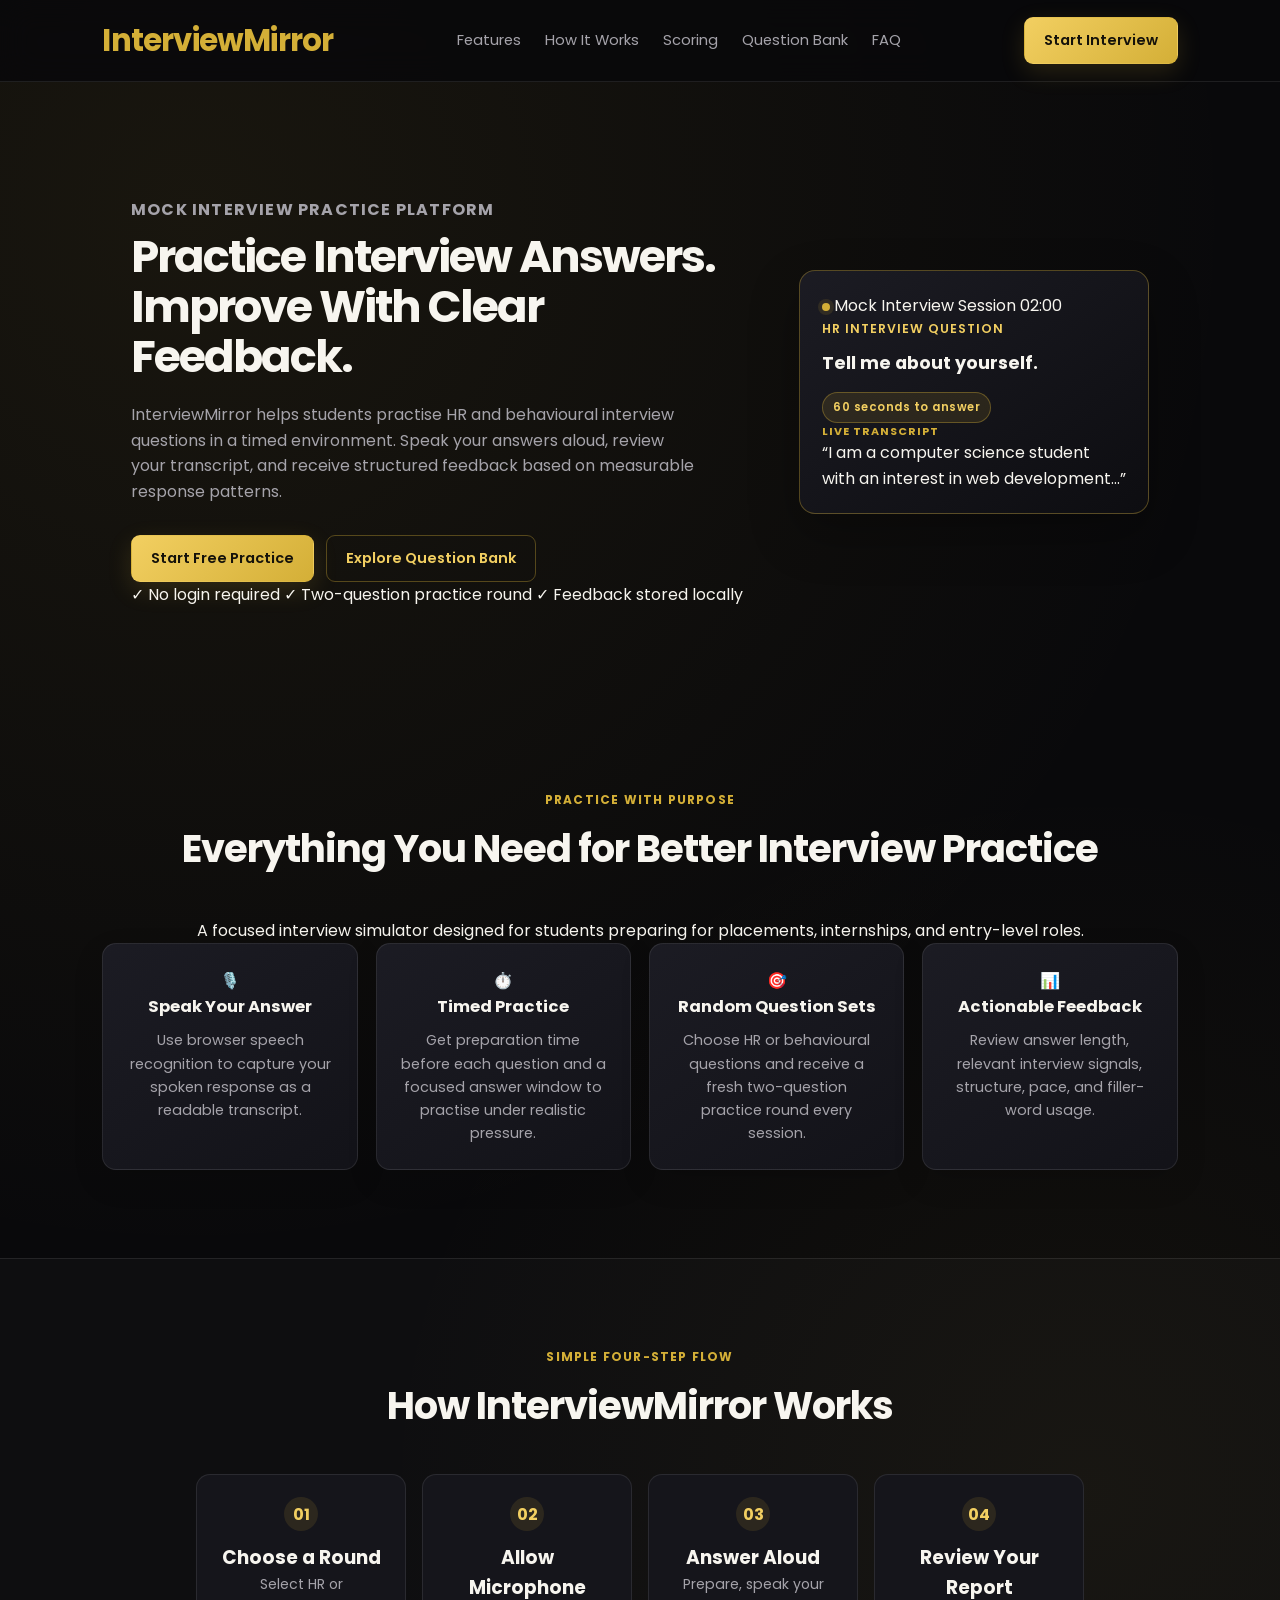
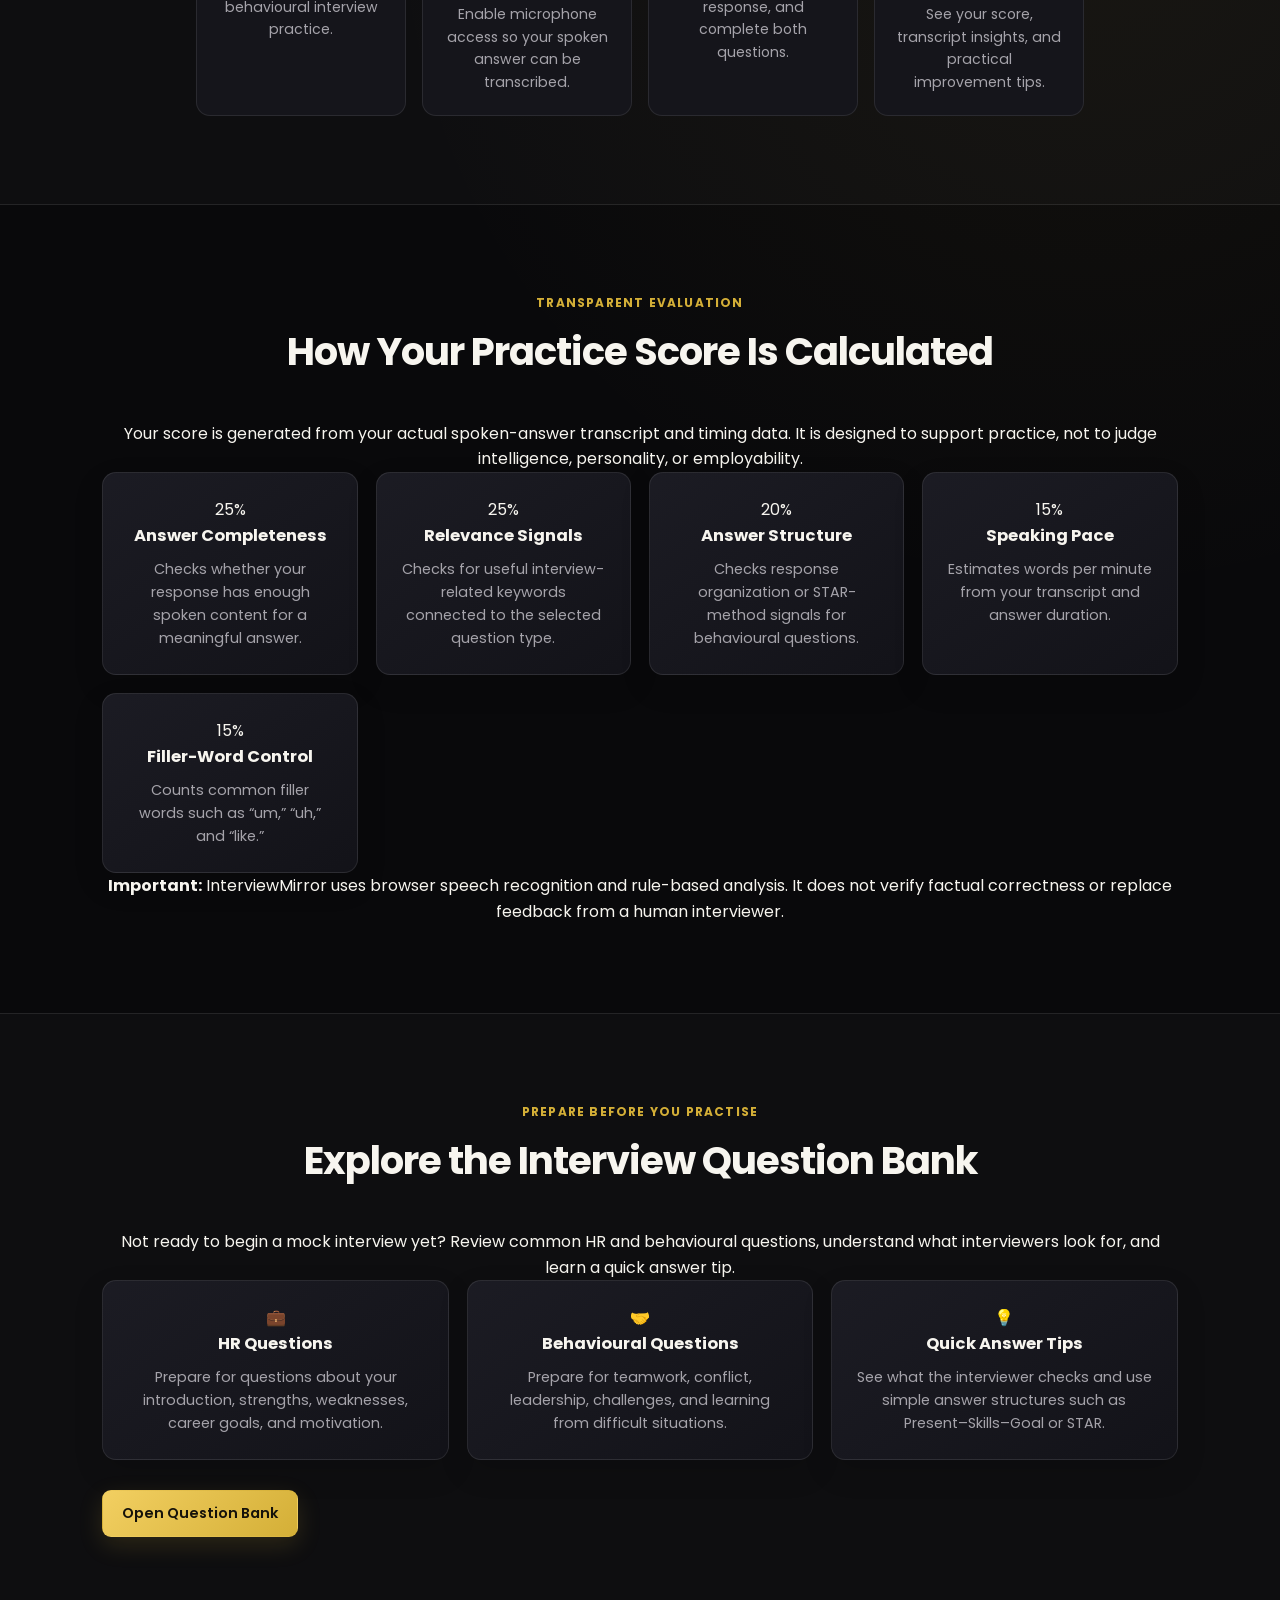
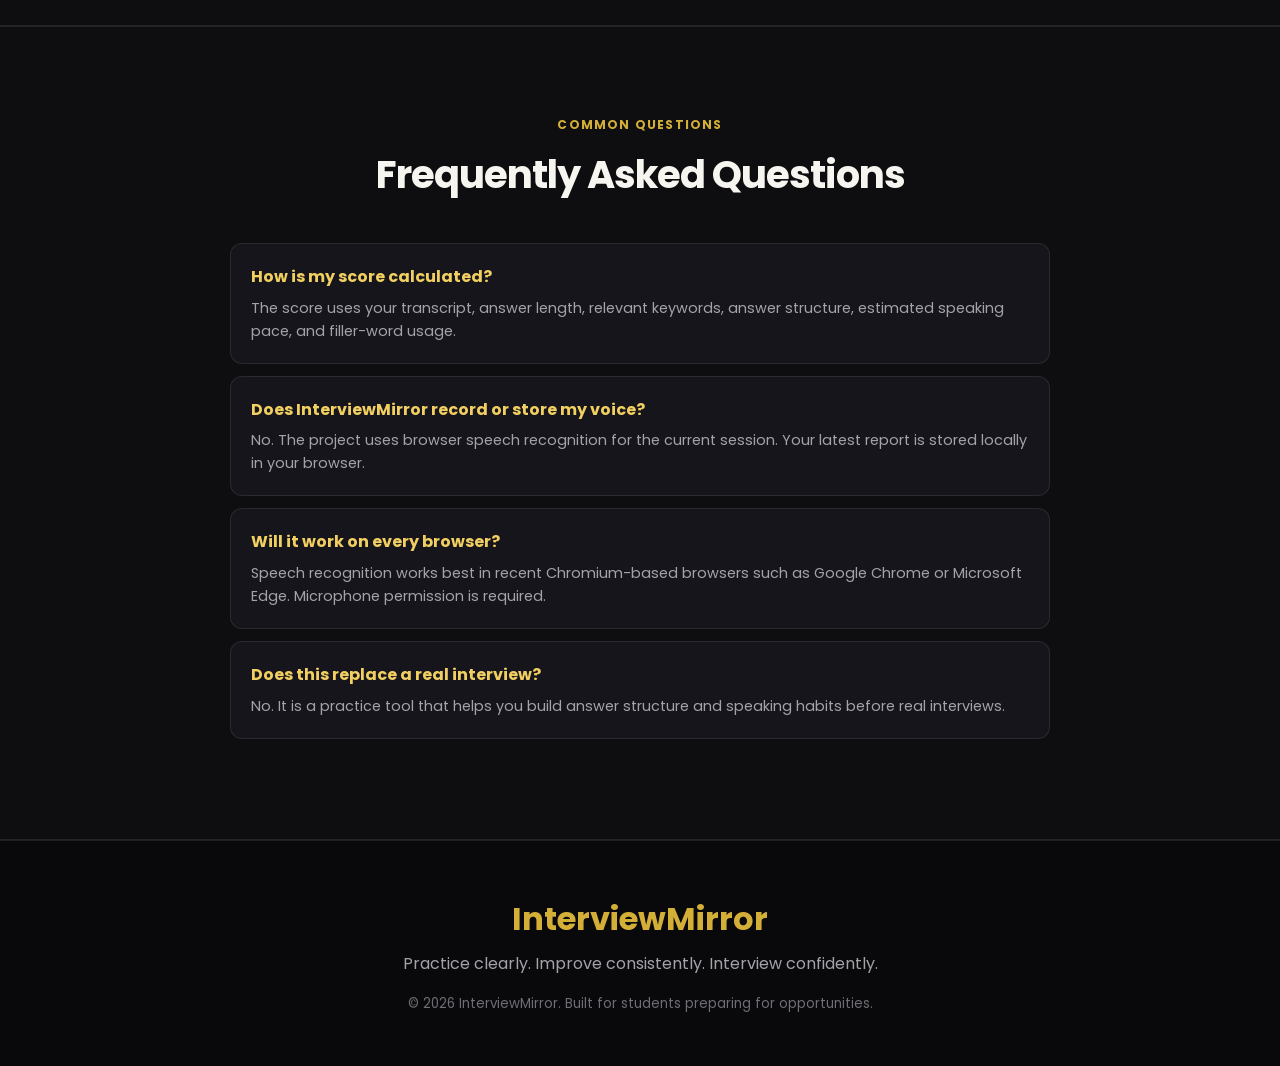
<file: index.html>
<!DOCTYPE html>
<html lang="en">
<head>
    <meta charset="UTF-8">
    <meta name="viewport" content="width=device-width, initial-scale=1.0">
    <title>InterviewMirror | Mock Interview Platform</title>

    <link href="https://fonts.googleapis.com/css2?family=Poppins:wght@300;400;500;600;700&display=swap" rel="stylesheet">
    <link rel="stylesheet" href="css/style.css">
</head>

<body>

<header class="navbar">
    <div class="logo">InterviewMirror</div>

    <nav class="nav-links">
        <a href="#features">Features</a>
        <a href="#workflow">How It Works</a>
        <a href="#scoring">Scoring</a>
        <a href="#question-bank">Question Bank</a>
        <a href="#faq">FAQ</a>
    </nav>

    <a href="setup.html" class="btn-primary">Start Interview</a>
</header>

<section class="hero">
    <div class="hero-content">
        <p class="eyebrow">MOCK INTERVIEW PRACTICE PLATFORM</p>

        <h1>
            Practice Interview Answers.<br>
            Improve With Clear Feedback.
        </h1>

        <p>
            InterviewMirror helps students practise HR and behavioural interview questions
            in a timed environment. Speak your answers aloud, review your transcript, and
            receive structured feedback based on measurable response patterns.
        </p>

        <div class="hero-actions">
            <a href="setup.html" class="btn-primary">Start Free Practice</a>
            <a href="question-bank.html" class="btn-secondary">Explore Question Bank</a>
        </div>

        <div class="hero-points">
            <span>✓ No login required</span>
            <span>✓ Two-question practice round</span>
            <span>✓ Feedback stored locally</span>
        </div>
    </div>

    <div class="hero-box hero-preview">
        <div class="preview-top">
            <span class="live-dot"></span>
            <span>Mock Interview Session</span>
            <span class="preview-time">02:00</span>
        </div>

        <div class="mock-card">
            <p>HR Interview Question</p>
            <h3>Tell me about yourself.</h3>
            <span class="tag">60 seconds to answer</span>
        </div>

        <div class="preview-transcript">
            <p class="transcript-label">LIVE TRANSCRIPT</p>
            <p>“I am a computer science student with an interest in web development...”</p>
        </div>
    </div>
</section>

<section id="features" class="section">
    <div class="section-heading">
        <p class="eyebrow">PRACTICE WITH PURPOSE</p>
        <h2>Everything You Need for Better Interview Practice</h2>
        <p>
            A focused interview simulator designed for students preparing for placements,
            internships, and entry-level roles.
        </p>
    </div>

    <div class="grid">
        <div class="card">
            <div class="feature-icon">🎙️</div>
            <h3>Speak Your Answer</h3>
            <p>
                Use browser speech recognition to capture your spoken response as a
                readable transcript.
            </p>
        </div>

        <div class="card">
            <div class="feature-icon">⏱️</div>
            <h3>Timed Practice</h3>
            <p>
                Get preparation time before each question and a focused answer window
                to practise under realistic pressure.
            </p>
        </div>

        <div class="card">
            <div class="feature-icon">🎯</div>
            <h3>Random Question Sets</h3>
            <p>
                Choose HR or behavioural questions and receive a fresh two-question
                practice round every session.
            </p>
        </div>

        <div class="card">
            <div class="feature-icon">📊</div>
            <h3>Actionable Feedback</h3>
            <p>
                Review answer length, relevant interview signals, structure, pace,
                and filler-word usage.
            </p>
        </div>
    </div>
</section>

<section id="workflow" class="section dark">
    <div class="section-heading">
        <p class="eyebrow">SIMPLE FOUR-STEP FLOW</p>
        <h2>How InterviewMirror Works</h2>
    </div>

    <div class="steps">
        <div class="step">
            <span>01</span>
            <h3>Choose a Round</h3>
            <p>Select HR or behavioural interview practice.</p>
        </div>

        <div class="step">
            <span>02</span>
            <h3>Allow Microphone</h3>
            <p>Enable microphone access so your spoken answer can be transcribed.</p>
        </div>

        <div class="step">
            <span>03</span>
            <h3>Answer Aloud</h3>
            <p>Prepare, speak your response, and complete both questions.</p>
        </div>

        <div class="step">
            <span>04</span>
            <h3>Review Your Report</h3>
            <p>See your score, transcript insights, and practical improvement tips.</p>
        </div>
    </div>
</section>

<section id="scoring" class="section">
    <div class="section-heading">
        <p class="eyebrow">TRANSPARENT EVALUATION</p>
        <h2>How Your Practice Score Is Calculated</h2>
        <p>
            Your score is generated from your actual spoken-answer transcript and timing
            data. It is designed to support practice, not to judge intelligence,
            personality, or employability.
        </p>
    </div>

    <div class="grid scoring-grid">
        <div class="card metric-card">
            <span class="metric-weight">25%</span>
            <h3>Answer Completeness</h3>
            <p>Checks whether your response has enough spoken content for a meaningful answer.</p>
        </div>

        <div class="card metric-card">
            <span class="metric-weight">25%</span>
            <h3>Relevance Signals</h3>
            <p>Checks for useful interview-related keywords connected to the selected question type.</p>
        </div>

        <div class="card metric-card">
            <span class="metric-weight">20%</span>
            <h3>Answer Structure</h3>
            <p>Checks response organization or STAR-method signals for behavioural questions.</p>
        </div>

        <div class="card metric-card">
            <span class="metric-weight">15%</span>
            <h3>Speaking Pace</h3>
            <p>Estimates words per minute from your transcript and answer duration.</p>
        </div>

        <div class="card metric-card">
            <span class="metric-weight">15%</span>
            <h3>Filler-Word Control</h3>
            <p>Counts common filler words such as “um,” “uh,” and “like.”</p>
        </div>
    </div>

    <div class="scoring-note">
        <strong>Important:</strong> InterviewMirror uses browser speech recognition and
        rule-based analysis. It does not verify factual correctness or replace feedback
        from a human interviewer.
    </div>
</section>

<section id="question-bank" class="section dark">
    <div class="section-heading">
        <p class="eyebrow">PREPARE BEFORE YOU PRACTISE</p>
        <h2>Explore the Interview Question Bank</h2>
        <p>
            Not ready to begin a mock interview yet? Review common HR and behavioural
            questions, understand what interviewers look for, and learn a quick answer tip.
        </p>
    </div>

    <div class="grid">
        <div class="card">
            <div class="feature-icon">💼</div>
            <h3>HR Questions</h3>
            <p>
                Prepare for questions about your introduction, strengths, weaknesses,
                career goals, and motivation.
            </p>
        </div>

        <div class="card">
            <div class="feature-icon">🤝</div>
            <h3>Behavioural Questions</h3>
            <p>
                Prepare for teamwork, conflict, leadership, challenges, and learning
                from difficult situations.
            </p>
        </div>

        <div class="card">
            <div class="feature-icon">💡</div>
            <h3>Quick Answer Tips</h3>
            <p>
                See what the interviewer checks and use simple answer structures such
                as Present–Skills–Goal or STAR.
            </p>
        </div>
    </div>

    <div class="hero-actions question-bank-actions">
        <a href="question-bank.html" class="btn-primary">Open Question Bank</a>
    </div>
</section>

<section id="faq" class="section dark">
    <div class="section-heading">
        <p class="eyebrow">COMMON QUESTIONS</p>
        <h2>Frequently Asked Questions</h2>
    </div>

    <div class="faq">
        <div class="faq-item">
            <h3>How is my score calculated?</h3>
            <p>
                The score uses your transcript, answer length, relevant keywords,
                answer structure, estimated speaking pace, and filler-word usage.
            </p>
        </div>

        <div class="faq-item">
            <h3>Does InterviewMirror record or store my voice?</h3>
            <p>
                No. The project uses browser speech recognition for the current session.
                Your latest report is stored locally in your browser.
            </p>
        </div>

        <div class="faq-item">
            <h3>Will it work on every browser?</h3>
            <p>
                Speech recognition works best in recent Chromium-based browsers such as
                Google Chrome or Microsoft Edge. Microphone permission is required.
            </p>
        </div>

        <div class="faq-item">
            <h3>Does this replace a real interview?</h3>
            <p>
                No. It is a practice tool that helps you build answer structure and
                speaking habits before real interviews.
            </p>
        </div>
    </div>
</section>

<footer class="footer">
    <h2>InterviewMirror</h2>
    <p>Practice clearly. Improve consistently. Interview confidently.</p>
    <small>© 2026 InterviewMirror. Built for students preparing for opportunities.</small>
</footer>

</body>
</html>
</file>
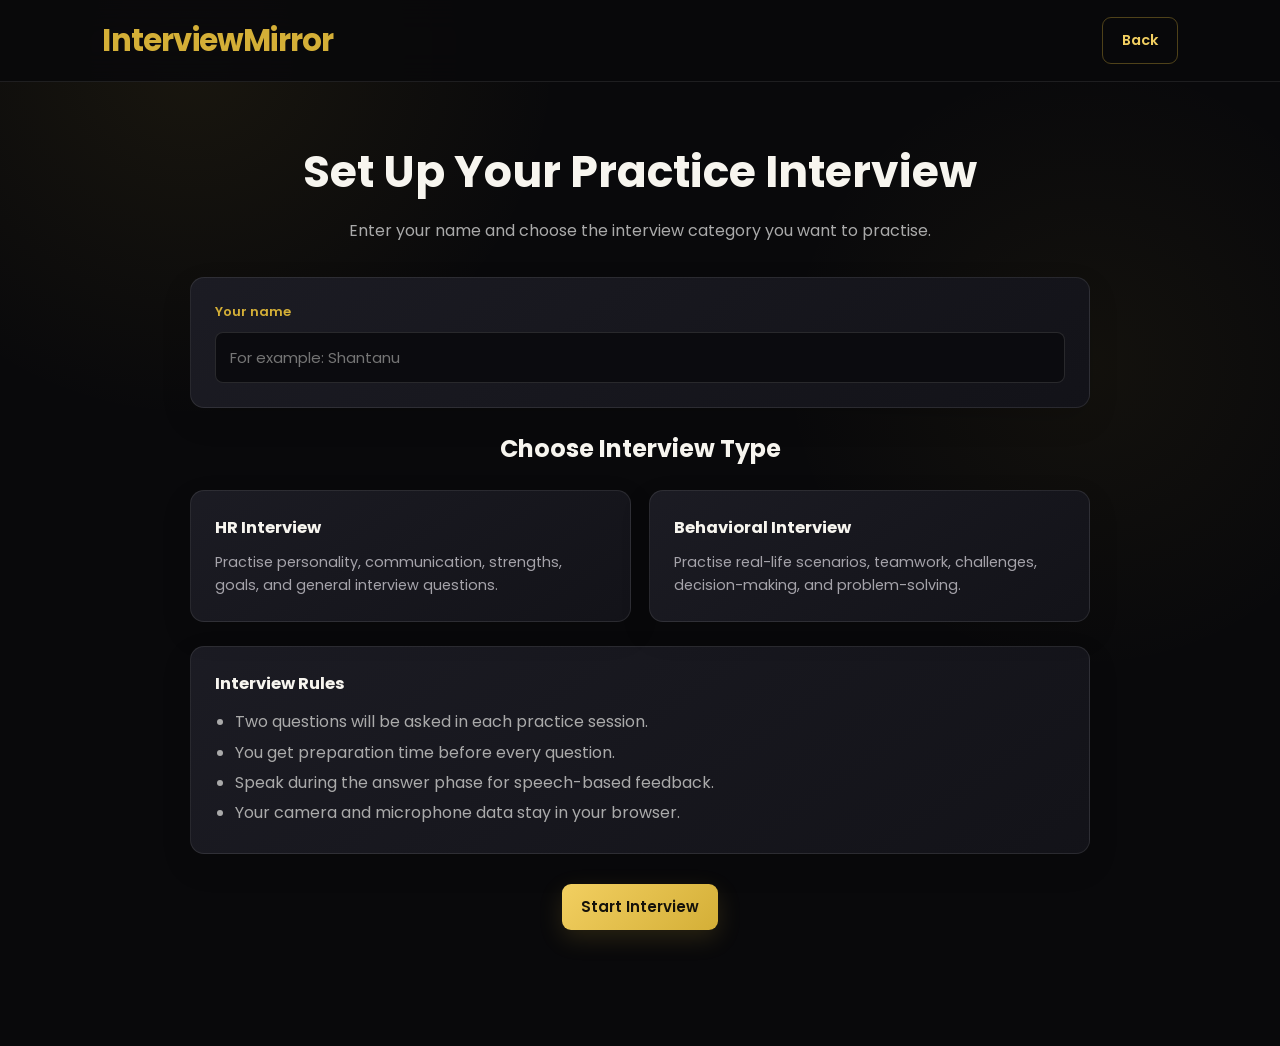
<file: analysis.html>
<!DOCTYPE html>

<html lang="en">

<head>
    <meta charset="UTF-8">
    <meta name="viewport" content="width=device-width, initial-scale=1.0">
    <title>InterviewMirror | Preparing Your Report</title>

<link href="https://fonts.googleapis.com/css2?family=Poppins:wght@300;400;500;600;700&display=swap" rel="stylesheet">
<link rel="stylesheet" href="css/style.css">

</head>

<body>

<main class="analysis-page">
    <section class="analysis-card">
        <p class="eyebrow">INTERVIEW COMPLETE</p>
        <h1>Preparing Your Practice Report</h1>

        <div class="analysis-loader" aria-label="Preparing report"></div>

        <div class="analysis-progress-track">
            <div id="analysisProgress" class="analysis-progress-bar"></div>
        </div>

        <p id="status" class="analysis-status" aria-live="polite">
            Reading your answer transcripts...
        </p>

        <div class="analysis-details">
            <div>
                <span>✓</span>
                <p>Checking answer completeness</p>
            </div>
            <div>
                <span>✓</span>
                <p>Reviewing relevance signals</p>
            </div>
            <div>
                <span>✓</span>
                <p>Measuring structure, pace, and filler words</p>
            </div>
        </div>

        <p class="analysis-note">
            Your report is generated from recognised speech transcripts and timing data.
            It is designed for interview practice and does not judge personality or intelligence.
        </p>
    </section>
</main>

<script>
    const interviewData = localStorage.getItem("interviewData");

    if (!interviewData) {
        window.location.href = "setup.html";
    }

    const steps = [
        "Reading your answer transcripts...",
        "Checking answer completeness...",
        "Reviewing relevance signals...",
        "Checking answer structure...",
        "Measuring speaking pace and filler words...",
        "Generating your practice report..."
    ];

    const status = document.getElementById("status");
    const progress = document.getElementById("analysisProgress");
    let stepIndex = 0;

    const interval = setInterval(() => {
        status.textContent = steps[stepIndex];
        progress.style.width = `${((stepIndex + 1) / steps.length) * 100}%`;

        stepIndex += 1;

        if (stepIndex >= steps.length) {
            clearInterval(interval);

            setTimeout(() => {
                window.location.href = "report.html";
            }, 700);
        }
    }, 700);
</script>

</body>

</html>
</file>
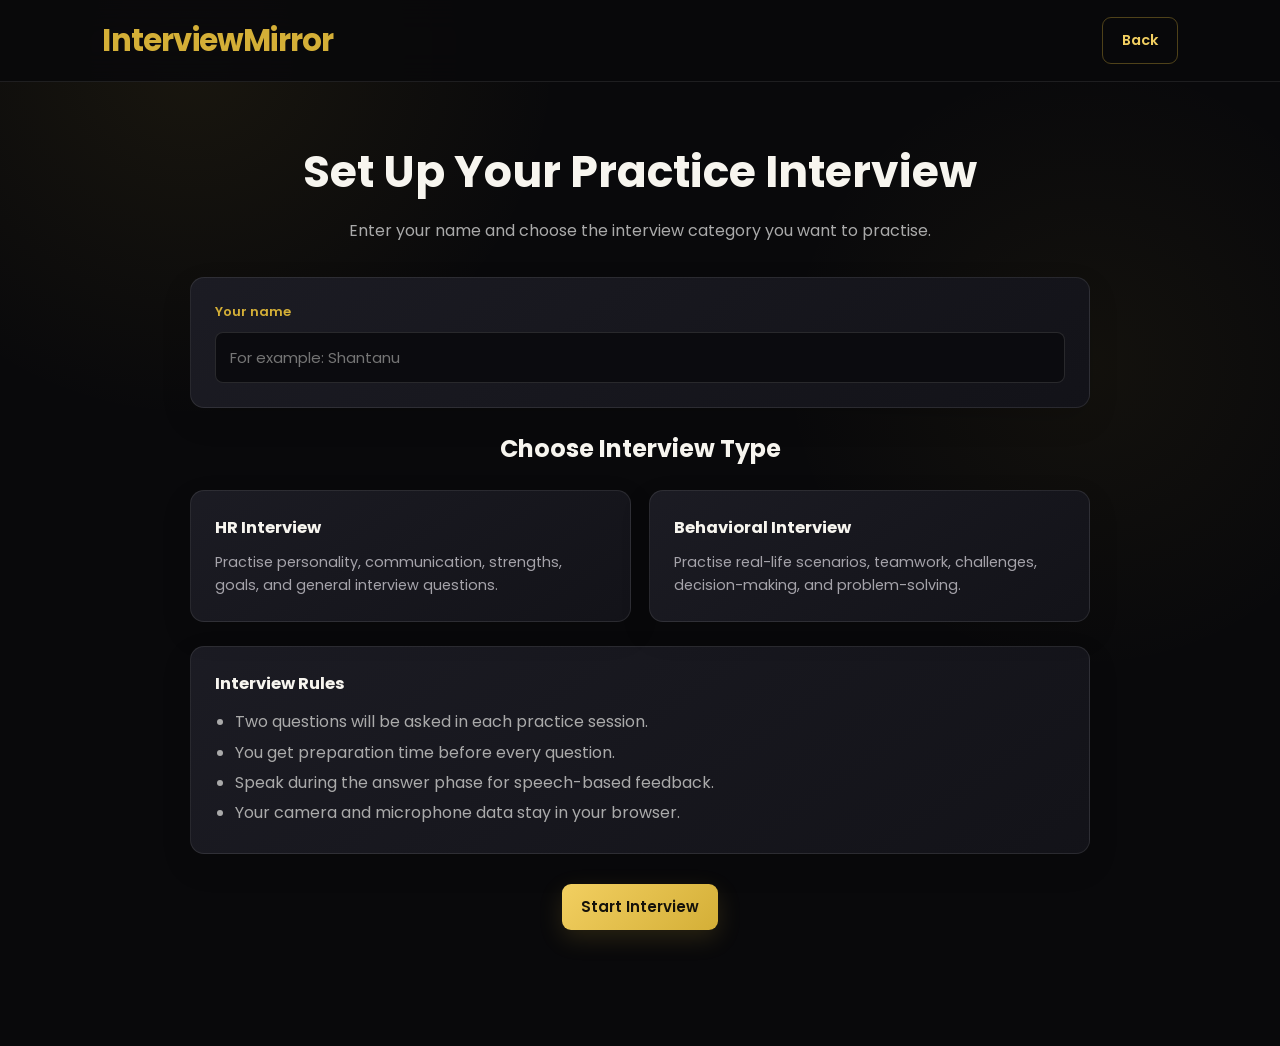
<file: interview.html>
<!DOCTYPE html>

<html lang="en">
<head>
    <meta charset="UTF-8">
    <meta name="viewport" content="width=device-width, initial-scale=1.0">
    <title>InterviewMirror | Interview Session</title>

<link href="https://fonts.googleapis.com/css2?family=Poppins:wght@300;400;500;600;700&display=swap" rel="stylesheet">
<link rel="stylesheet" href="css/style.css">

</head>

<body>

<header class="navbar">
    <div class="logo">InterviewMirror</div>


<div class="session-status">
    <span class="live-dot"></span>
    <span id="status">Checking camera and microphone...</span>
</div>

</header>

<main class="interview-page">

<section class="interview-topbar">
    <div>
        <p class="eyebrow" id="roundLabel">MOCK INTERVIEW</p>
        <h1 id="phaseTitle">Set Up Your Interview</h1>
    </div>

    <div class="question-progress">
        <span id="questionNumber">Question 0 of 2</span>
        <div class="progress-track">
            <div id="progressBar" class="progress-bar"></div>
        </div>
    </div>
</section>

<section class="interview-layout">

    <div class="camera-panel card">
        <div class="panel-heading">
            <h3>Camera Preview</h3>
            <span id="cameraStatus" class="small-status">Connecting...</span>
        </div>

        <div class="video-wrap">
            <video id="video" autoplay muted playsinline></video>
            <div class="video-overlay">
                <span class="live-dot"></span>
                Live camera preview
            </div>
        </div>

        <p class="camera-note">
            Camera and microphone access are required to begin. Your video is not recorded or uploaded.
        </p>
    </div>

    <div class="question-panel">

        <div class="card question-card">
            <div class="question-card-top">
                <span id="phaseBadge" class="phase-badge">SETUP</span>

                <div class="timer-box">
                    <span class="timer-label">TIME LEFT</span>
                    <strong id="timer">--</strong>
                </div>
            </div>

            <p class="question-label">INTERVIEW QUESTION</p>
            <h2 id="question">Allow camera and microphone access to begin.</h2>

            <p id="phaseInstruction" class="phase-instruction">
                InterviewMirror will unlock the interview after it confirms camera, microphone, and speech recognition support.
            </p>

            <button id="startButton" class="btn-primary" type="button" disabled>
                Checking Permissions...
            </button>

            <button id="retryButton" class="btn-secondary retry-button" type="button" style="display: none;">
                Try Permissions Again
            </button>
        </div>

        <div class="card transcript-card">
            <div class="panel-heading">
                <div>
                    <h3>Live Answer Transcript</h3>
                    <p id="transcriptStatus">Waiting for microphone access.</p>
                </div>
                <span id="wordCount" class="word-count">0 words</span>
            </div>

            <div id="transcript" class="transcript-box placeholder-text" aria-live="polite">
                Your spoken answer will appear here after the interview begins.
            </div>

            <p class="transcript-note">
                Speech recognition runs in your browser and is used for transcript-based practice feedback.
            </p>
        </div>

    </div>

</section>

</main>

<script>
    const selectedType = localStorage.getItem("interviewType");

    if (!selectedType) {
        window.location.href = "setup.html";
    }

    const questions = {
        HR: [
            "Tell me about yourself.",
            "Walk me through your resume.",
            "What are your key strengths? Give an example for each.",
            "What is one weakness you are working on?",
            "Why did you choose your branch of engineering?",
            "What is the project you are most proud of?",
            "Where do you see yourself in five years?",
            "Why should we hire you?"
        ],
        BEHAVIORAL: [
            "Tell me about a time you faced a significant challenge and how you overcame it.",
            "Describe a situation where you had to work with a difficult team member.",
            "Give an example of a time you failed. What did you learn from it?",
            "Tell me about a time you went above and beyond what was expected of you.",
            "Describe a time you had to manage multiple competing deadlines.",
            "Tell me about a time you had a conflict with someone. How did you resolve it?",
            "Describe a situation where you had to adapt to a sudden change.",
            "Tell me about your most successful teamwork experience."
        ]
    };

    const PREP_TIME = 30;
    const ANSWER_TIME = 60;
    const TRANSITION_TIME = 5;
    const TOTAL_QUESTIONS = 2;

    let currentQuestionIndex = 0;
    let currentQuestion = "";
    let currentTranscript = "";
    let finalTranscript = "";
    let currentAnswerStartedAt = null;
    let timerInterval = null;
    let mediaStream = null;
    let recognition = null;
    let recognitionSupported = false;
    let permissionsReady = false;
    let isAnswerPhase = false;

    const interviewData = {
        interviewType: selectedType,
        totalQuestions: TOTAL_QUESTIONS,
        questions: [],
        startedAt: new Date().toISOString()
    };

    const status = document.getElementById("status");
    const cameraStatus = document.getElementById("cameraStatus");
    const phaseTitle = document.getElementById("phaseTitle");
    const phaseBadge = document.getElementById("phaseBadge");
    const phaseInstruction = document.getElementById("phaseInstruction");
    const questionElement = document.getElementById("question");
    const timerElement = document.getElementById("timer");
    const startButton = document.getElementById("startButton");
    const retryButton = document.getElementById("retryButton");
    const transcriptElement = document.getElementById("transcript");
    const transcriptStatus = document.getElementById("transcriptStatus");
    const wordCountElement = document.getElementById("wordCount");
    const questionNumber = document.getElementById("questionNumber");
    const progressBar = document.getElementById("progressBar");
    const video = document.getElementById("video");

    document.getElementById("roundLabel").textContent =
        selectedType === "HR" ? "HR INTERVIEW PRACTICE" : "BEHAVIOURAL INTERVIEW PRACTICE";

    function getRandomQuestions(questionList, count) {
        const shuffled = [...questionList].sort(() => Math.random() - 0.5);
        return shuffled.slice(0, count);
    }

    const selectedQuestions = getRandomQuestions(questions[selectedType], TOTAL_QUESTIONS);

    function updateProgress() {
        questionNumber.textContent = `Question ${Math.min(currentQuestionIndex + 1, TOTAL_QUESTIONS)} of ${TOTAL_QUESTIONS}`;
        progressBar.style.width = `${(currentQuestionIndex / TOTAL_QUESTIONS) * 100}%`;
    }

    function setTranscript(text, placeholder = false) {
        transcriptElement.textContent = text;
        transcriptElement.classList.toggle("placeholder-text", placeholder);
    }

    function updateWordCount() {
        const words = currentTranscript.trim()
            ? currentTranscript.trim().split(/\s+/).filter(Boolean).length
            : 0;

        wordCountElement.textContent = `${words} ${words === 1 ? "word" : "words"}`;
    }

    function showPermissionError(message) {
        permissionsReady = false;
        startButton.disabled = true;
        startButton.textContent = "Permissions Required";
        retryButton.style.display = "inline-flex";

        phaseTitle.textContent = "Permission Required";
        phaseBadge.textContent = "SETUP";
        questionElement.textContent = "Allow camera and microphone access to continue.";
        phaseInstruction.textContent = message;

        cameraStatus.textContent = "Access required";
        status.textContent = "Camera and microphone permission is required";
        transcriptStatus.textContent = "Microphone access is required for live transcript scoring.";
    }

    function setupSpeechRecognition() {
        const SpeechRecognition = window.SpeechRecognition || window.webkitSpeechRecognition;

        if (!SpeechRecognition) {
            recognitionSupported = false;
            return false;
        }

        recognitionSupported = true;
        recognition = new SpeechRecognition();
        recognition.continuous = true;
        recognition.interimResults = true;
        recognition.lang = "en-IN";

        recognition.onstart = () => {
            transcriptStatus.textContent = "Listening to your answer...";
            status.textContent = "Speech recognition is active";
        };

        recognition.onresult = (event) => {
            let interimTranscript = "";

            for (let i = event.resultIndex; i < event.results.length; i++) {
                const text = event.results[i][0].transcript;

                if (event.results[i].isFinal) {
                    finalTranscript += `${text} `;
                } else {
                    interimTranscript += text;
                }
            }

            currentTranscript = `${finalTranscript} ${interimTranscript}`
                .replace(/\s+/g, " ")
                .trim();

            if (currentTranscript) {
                setTranscript(currentTranscript);
            }

            updateWordCount();
        };

        recognition.onerror = (event) => {
            if (event.error === "not-allowed" || event.error === "service-not-allowed") {
                transcriptStatus.textContent = "Speech recognition permission was blocked.";
            }
        };

        recognition.onend = () => {
            if (isAnswerPhase && recognitionSupported) {
                try {
                    recognition.start();
                } catch (error) {
                    // Browser can restart recognition automatically.
                }
            }
        };

        return true;
    }

    async function checkPermissions() {
        retryButton.style.display = "none";
        startButton.disabled = true;
        startButton.textContent = "Checking Permissions...";
        status.textContent = "Requesting camera and microphone access...";
        cameraStatus.textContent = "Connecting...";

        if (!navigator.mediaDevices || !navigator.mediaDevices.getUserMedia) {
            showPermissionError("Your browser does not support camera and microphone access. Use Chrome or Edge through Live Server.");
            return;
        }

        if (!setupSpeechRecognition()) {
            showPermissionError("Speech recognition is not supported in this browser. Use Google Chrome or Microsoft Edge.");
            return;
        }

        try {
            if (mediaStream) {
                mediaStream.getTracks().forEach((track) => track.stop());
            }

            mediaStream = await navigator.mediaDevices.getUserMedia({
                video: true,
                audio: true
            });

            const hasCamera = mediaStream.getVideoTracks().length > 0;
            const hasMicrophone = mediaStream.getAudioTracks().length > 0;

            if (!hasCamera || !hasMicrophone) {
                mediaStream.getTracks().forEach((track) => track.stop());
                showPermissionError("Both camera and microphone must be available before the interview can start.");
                return;
            }

            video.srcObject = mediaStream;
            permissionsReady = true;

            cameraStatus.textContent = "Camera and mic ready";
            status.textContent = "Setup complete — ready to start";
            transcriptStatus.textContent = "Microphone connected. Transcript starts during answer time.";

            phaseTitle.textContent = "Ready When You Are";
            phaseBadge.textContent = "READY";
            questionElement.textContent = "Your interview environment is ready.";
            phaseInstruction.textContent =
                "You will receive 30 seconds to prepare and 60 seconds to answer each question.";

            startButton.disabled = false;
            startButton.textContent = "Start Interview";
        } catch (error) {
            showPermissionError(
                "Please allow both camera and microphone from the browser address bar, then click “Try Permissions Again”."
            );
        }
    }

    function startRecognition() {
        if (!recognitionSupported || !recognition) {
            return;
        }

        try {
            recognition.start();
        } catch (error) {
            // Prevent duplicate start errors.
        }
    }

    function stopRecognition() {
        if (!recognition) {
            return;
        }

        try {
            recognition.stop();
        } catch (error) {
            // Recognition may already be stopped.
        }
    }

    function runTimer(seconds, callback) {
        clearInterval(timerInterval);

        let timeLeft = seconds;
        timerElement.textContent = timeLeft;
        timerElement.classList.remove("timer-warning");

        timerInterval = setInterval(() => {
            timeLeft -= 1;
            timerElement.textContent = timeLeft;

            if (timeLeft <= 10) {
                timerElement.classList.add("timer-warning");
            }

            if (timeLeft <= 0) {
                clearInterval(timerInterval);
                callback();
            }
        }, 1000);
    }

    function startInterview() {
        if (!permissionsReady) {
            showPermissionError("Camera and microphone must be enabled before you can start.");
            return;
        }

        startButton.style.display = "none";
        retryButton.style.display = "none";
        currentQuestionIndex = 0;
        updateProgress();
        startQuestion();
    }

    function startQuestion() {
        if (currentQuestionIndex >= TOTAL_QUESTIONS) {
            finishInterview();
            return;
        }

        currentQuestion = selectedQuestions[currentQuestionIndex];
        currentTranscript = "";
        finalTranscript = "";
        currentAnswerStartedAt = null;
        isAnswerPhase = false;

        updateProgress();

        phaseTitle.textContent = "Preparation Time";
        phaseBadge.textContent = "PREPARE";
        questionElement.textContent = currentQuestion;
        phaseInstruction.textContent =
            "Read the question carefully and organise your points before the answer timer begins.";

        transcriptStatus.textContent = "Your transcript will begin during answer time.";
        setTranscript("Your spoken answer will appear here.", true);
        updateWordCount();

        runTimer(PREP_TIME, startAnswerPhase);
    }

    function startAnswerPhase() {
        phaseTitle.textContent = "Answer Now";
        phaseBadge.textContent = "ANSWERING";
        phaseInstruction.textContent =
            "Speak clearly and naturally. Use specific examples to support your answer.";

        currentAnswerStartedAt = Date.now();
        isAnswerPhase = true;

        startRecognition();
        runTimer(ANSWER_TIME, endAnswerPhase);
    }

    function endAnswerPhase() {
        isAnswerPhase = false;
        stopRecognition();

        const answerDurationSeconds = currentAnswerStartedAt
            ? Math.round((Date.now() - currentAnswerStartedAt) / 1000)
            : 0;

        const cleanTranscript = currentTranscript.replace(/\s+/g, " ").trim();
        const wordCount = cleanTranscript
            ? cleanTranscript.split(/\s+/).filter(Boolean).length
            : 0;

        interviewData.questions.push({
            questionNumber: currentQuestionIndex + 1,
            question: currentQuestion,
            transcript: cleanTranscript,
            wordCount: wordCount,
            answerDurationSeconds: answerDurationSeconds
        });

        phaseTitle.textContent = currentQuestionIndex === TOTAL_QUESTIONS - 1
            ? "Saving Your Responses"
            : "Preparing Next Question";

        phaseBadge.textContent = "NEXT";
        phaseInstruction.textContent = currentQuestionIndex === TOTAL_QUESTIONS - 1
            ? "Your responses are being prepared for analysis."
            : "The next question will begin shortly.";

        transcriptStatus.textContent = wordCount > 0
            ? `${wordCount} words captured for this answer.`
            : "No speech was detected for this answer.";

        currentQuestionIndex += 1;
        updateProgress();

        runTimer(TRANSITION_TIME, startQuestion);
    }

    function finishInterview() {
        clearInterval(timerInterval);
        isAnswerPhase = false;
        stopRecognition();

        interviewData.completedAt = new Date().toISOString();
        localStorage.setItem("interviewData", JSON.stringify(interviewData));

        if (mediaStream) {
            mediaStream.getTracks().forEach((track) => track.stop());
        }

        window.location.href = "analysis.html";
    }

    updateProgress();

    startButton.addEventListener("click", startInterview);
    retryButton.addEventListener("click", checkPermissions);

    checkPermissions();
</script>

</body>
</html>
</file>
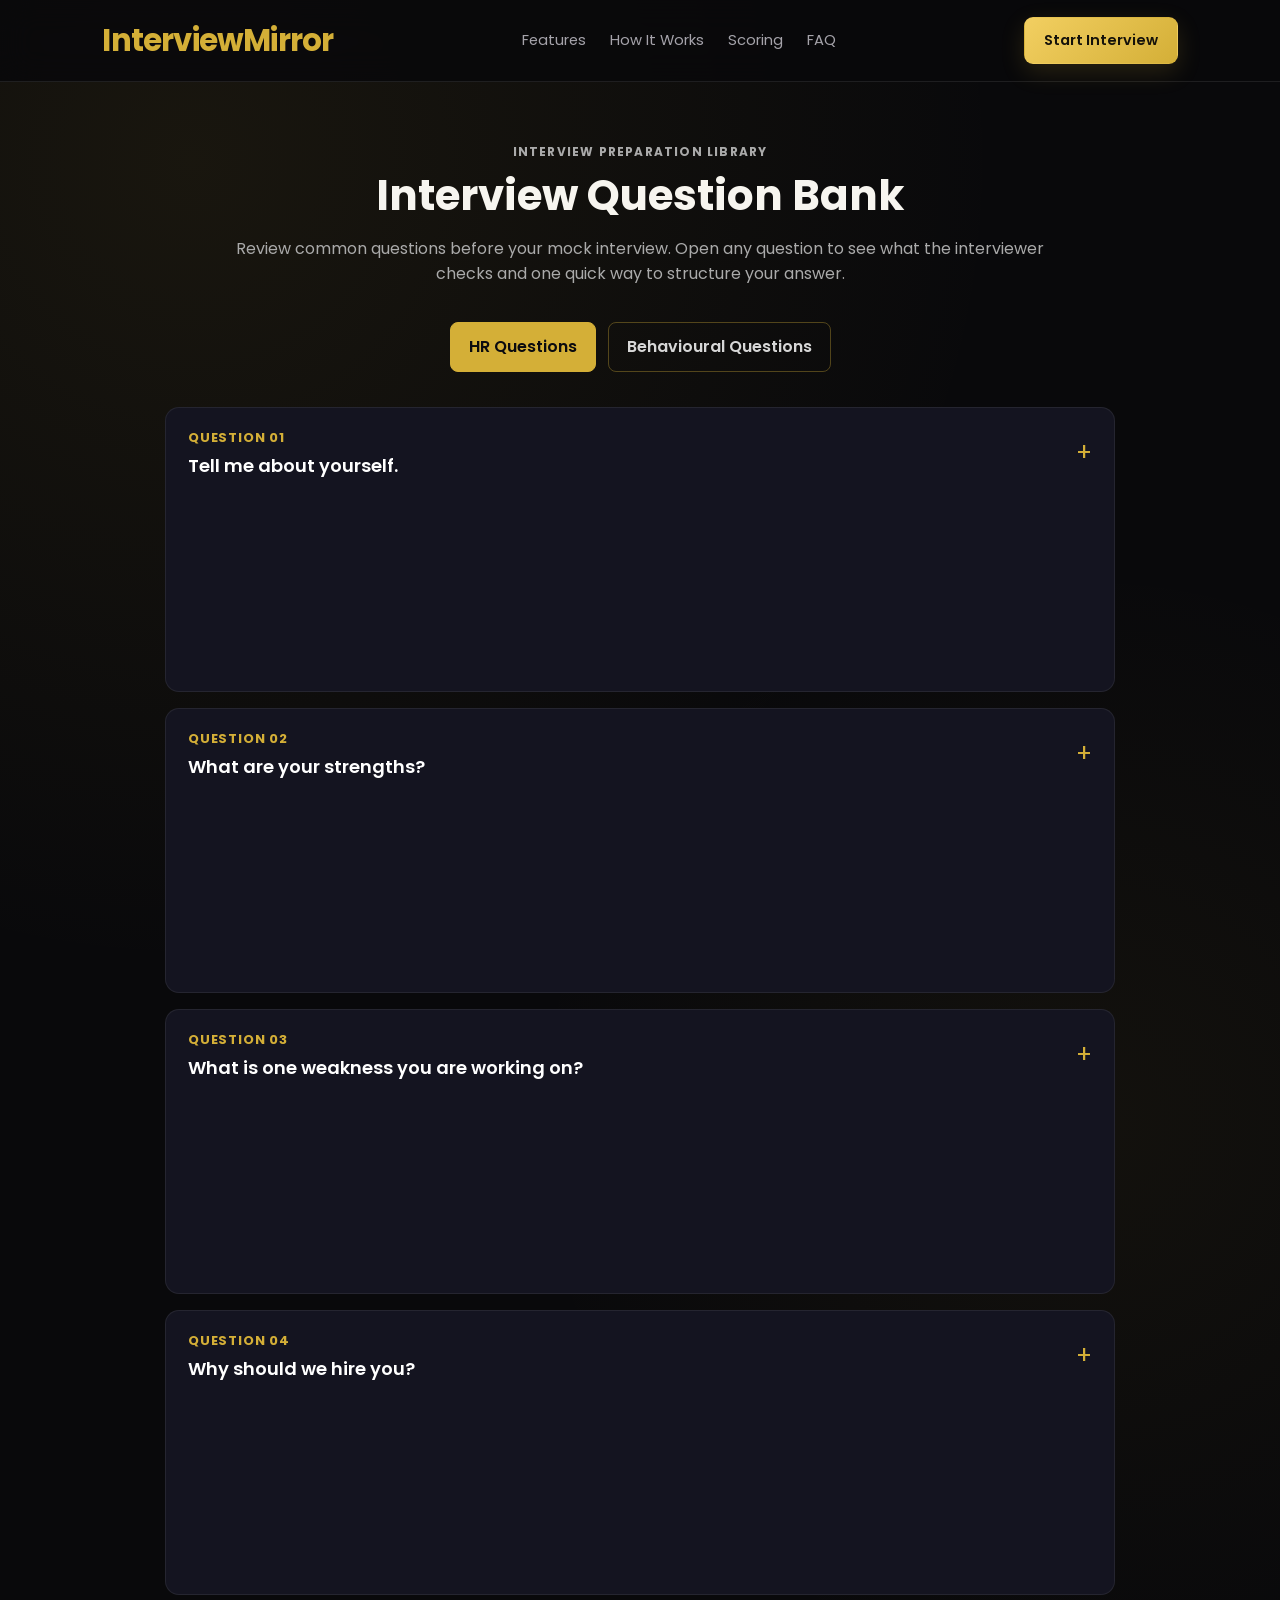
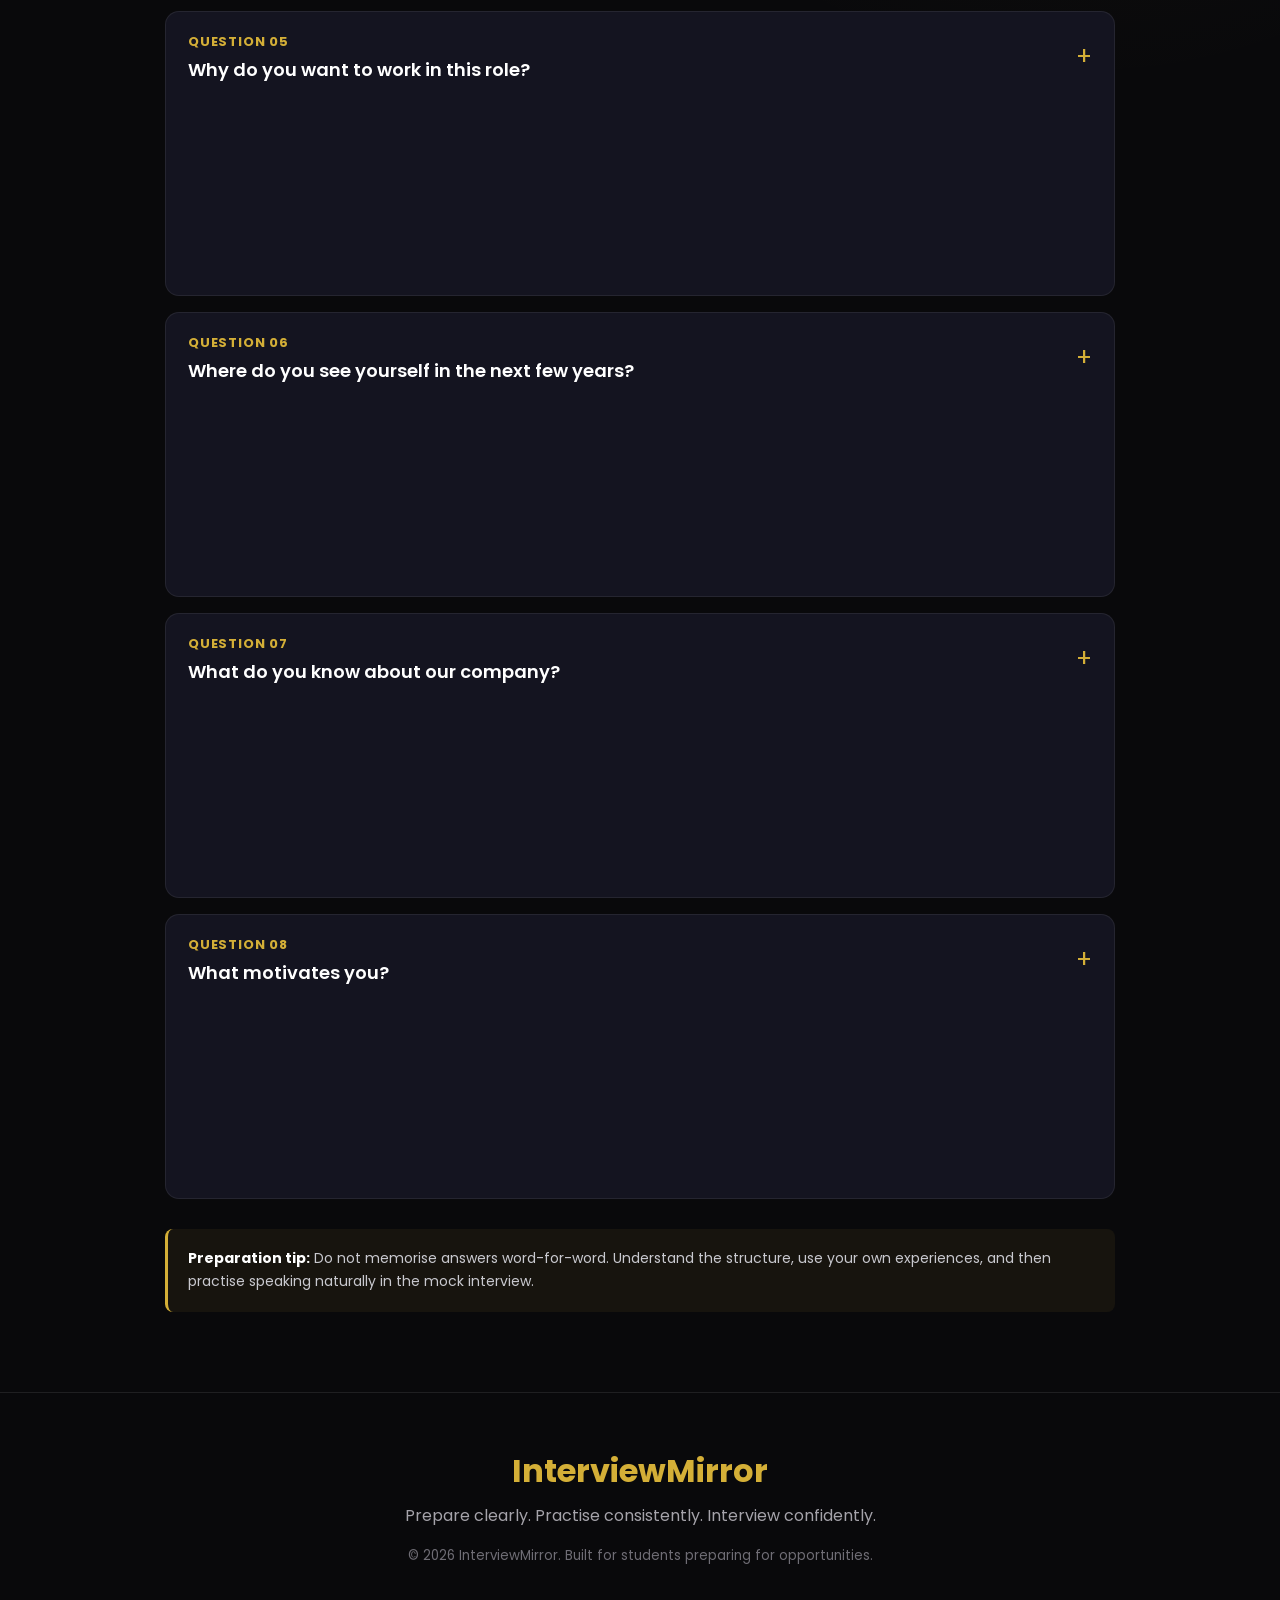
<file: question-bank.html>
<!DOCTYPE html>
<html lang="en">
<head>
    <meta charset="UTF-8">
    <meta name="viewport" content="width=device-width, initial-scale=1.0">
    <title>InterviewMirror | Question Bank</title>

    <link href="https://fonts.googleapis.com/css2?family=Poppins:wght@300;400;500;600;700&display=swap" rel="stylesheet">
    <link rel="stylesheet" href="css/style.css">

    <style>
        .question-bank-page {
            min-height: 100vh;
            padding: 60px 8% 80px;
        }

        .bank-header {
            max-width: 820px;
            margin: 0 auto 35px;
            text-align: center;
        }

        .bank-header h1 {
            font-size: 42px;
            line-height: 1.2;
            margin: 10px 0 14px;
        }

        .bank-header p {
            color: #aaa;
        }

        .bank-controls {
            display: flex;
            justify-content: center;
            gap: 12px;
            flex-wrap: wrap;
            margin: 30px 0 35px;
        }

        .bank-tab {
            border: 1px solid rgba(212, 175, 55, 0.35);
            background: transparent;
            color: #d7d7d7;
            padding: 11px 18px;
            border-radius: 8px;
            font: inherit;
            font-weight: 600;
            cursor: pointer;
            transition: 0.25s ease;
        }

        .bank-tab:hover,
        .bank-tab.active {
            background: #D4AF37;
            border-color: #D4AF37;
            color: #0B0B0F;
        }

        .question-list {
            max-width: 950px;
            margin: 0 auto;
            display: grid;
            gap: 16px;
        }

        .question-card {
            background: #141420;
            border: 1px solid rgba(255, 255, 255, 0.07);
            border-radius: 14px;
            overflow: hidden;
            transition: 0.25s ease;
        }

        .question-card:hover {
            border-color: rgba(212, 175, 55, 0.55);
            transform: translateY(-2px);
        }

        .question-top {
            width: 100%;
            padding: 20px 22px;
            border: none;
            background: transparent;
            color: #fff;
            display: flex;
            align-items: center;
            justify-content: space-between;
            gap: 18px;
            text-align: left;
            font: inherit;
            cursor: pointer;
        }

        .question-number {
            color: #D4AF37;
            font-size: 13px;
            font-weight: 700;
            letter-spacing: 0.8px;
            display: block;
            margin-bottom: 5px;
        }

        .question-title {
            font-size: 18px;
            font-weight: 600;
            line-height: 1.45;
        }

        .expand-icon {
            color: #D4AF37;
            font-size: 24px;
            line-height: 1;
            transition: transform 0.25s ease;
        }

        .question-card.open .expand-icon {
            transform: rotate(45deg);
        }

        .question-details {
            display: none;
            padding: 0 22px 22px;
            border-top: 1px solid rgba(255, 255, 255, 0.06);
        }

        .question-card.open .question-details {
            display: block;
        }

        .detail-grid {
            display: grid;
            grid-template-columns: repeat(2, minmax(0, 1fr));
            gap: 14px;
            margin-top: 18px;
        }

        .detail-box {
            background: rgba(255, 255, 255, 0.03);
            border: 1px solid rgba(255, 255, 255, 0.05);
            border-radius: 10px;
            padding: 15px;
        }

        .detail-box h4 {
            color: #D4AF37;
            font-size: 14px;
            margin-bottom: 7px;
        }

        .detail-box p {
            color: #b6b6bd;
            font-size: 14px;
            line-height: 1.7;
        }

        .bank-footer-note {
            max-width: 950px;
            margin: 30px auto 0;
            padding: 18px 20px;
            border-left: 3px solid #D4AF37;
            background: rgba(212, 175, 55, 0.07);
            border-radius: 8px;
            color: #c9c9cf;
            font-size: 14px;
            line-height: 1.7;
        }

        .bank-footer-note strong {
            color: #fff;
        }

        @media (max-width: 768px) {
            .question-bank-page {
                padding: 40px 5% 60px;
            }

            .bank-header h1 {
                font-size: 32px;
            }

            .detail-grid {
                grid-template-columns: 1fr;
            }

            .question-top {
                padding: 18px;
            }

            .question-details {
                padding: 0 18px 18px;
            }
        }
    </style>
</head>

<body>

    <header class="navbar">
        <div class="logo">InterviewMirror</div>

        <nav class="nav-links">
            <a href="index.html#features">Features</a>
            <a href="index.html#workflow">How It Works</a>
            <a href="index.html#scoring">Scoring</a>
            <a href="index.html#faq">FAQ</a>
        </nav>

        <a href="setup.html" class="btn-primary">Start Interview</a>
    </header>

    <main class="question-bank-page">
        <div class="bank-header">
            <p class="eyebrow">INTERVIEW PREPARATION LIBRARY</p>
            <h1>Interview Question Bank</h1>
            <p>
                Review common questions before your mock interview. Open any question
                to see what the interviewer checks and one quick way to structure your answer.
            </p>
        </div>

        <div class="bank-controls">
            <button class="bank-tab active" onclick="showCategory('hr', this)">HR Questions</button>
            <button class="bank-tab" onclick="showCategory('behavioral', this)">Behavioural Questions</button>
        </div>

        <div id="questionList" class="question-list"></div>

        <div class="bank-footer-note">
            <strong>Preparation tip:</strong> Do not memorise answers word-for-word.
            Understand the structure, use your own experiences, and then practise speaking
            naturally in the mock interview.
        </div>
    </main>

    <footer class="footer">
        <h2>InterviewMirror</h2>
        <p>Prepare clearly. Practise consistently. Interview confidently.</p>
        <small>© 2026 InterviewMirror. Built for students preparing for opportunities.</small>
    </footer>

    <script>
        const questionBank = {
            hr: [
                {
                    question: "Tell me about yourself.",
                    checks: "Clarity, relevant background, communication, and career direction.",
                    tip: "Use a simple flow: Present education or role → relevant skills or project → future goal."
                },
                {
                    question: "What are your strengths?",
                    checks: "Self-awareness and whether your strengths fit the role.",
                    tip: "Choose one or two genuine strengths and support each one with a short example."
                },
                {
                    question: "What is one weakness you are working on?",
                    checks: "Honesty, self-awareness, and willingness to improve.",
                    tip: "Mention a real but manageable weakness, then explain the specific action you are taking to improve."
                },
                {
                    question: "Why should we hire you?",
                    checks: "Confidence, role fit, skills, and the value you can bring.",
                    tip: "Connect your skills, project work, learning attitude, and interest in the role."
                },
                {
                    question: "Why do you want to work in this role?",
                    checks: "Motivation, career clarity, and understanding of the opportunity.",
                    tip: "Link the role to your skills, interests, and the kind of work you want to learn."
                },
                {
                    question: "Where do you see yourself in the next few years?",
                    checks: "Career direction, ambition, and realistic expectations.",
                    tip: "Focus on learning, becoming stronger in your role, and contributing to meaningful work."
                },
                {
                    question: "What do you know about our company?",
                    checks: "Preparation, interest, and research skills.",
                    tip: "Mention the company’s work, products, values, or recent achievements and connect them to your interest."
                },
                {
                    question: "What motivates you?",
                    checks: "Work values and what helps you stay engaged.",
                    tip: "Talk about learning, solving problems, building useful work, teamwork, or growth."
                }
            ],

            behavioral: [
                {
                    question: "Tell me about a challenge you faced and how you solved it.",
                    checks: "Problem-solving, ownership, and learning ability.",
                    tip: "Use STAR: Situation → Task → Action → Result. Spend most time explaining your action."
                },
                {
                    question: "Describe a time you worked in a team.",
                    checks: "Collaboration, communication, and contribution to group outcomes.",
                    tip: "Explain your role clearly and mention how you supported the team’s final result."
                },
                {
                    question: "Tell me about a failure and what you learned from it.",
                    checks: "Resilience, accountability, and growth mindset.",
                    tip: "Choose a real learning experience. Focus on what changed in your approach afterward."
                },
                {
                    question: "Describe a conflict you resolved.",
                    checks: "Communication, maturity, and conflict-resolution ability.",
                    tip: "Avoid blaming others. Explain how you listened, discussed the issue, and reached a practical solution."
                },
                {
                    question: "Tell me about a time you showed leadership.",
                    checks: "Initiative, responsibility, and ability to guide others.",
                    tip: "Leadership can be taking ownership, organising work, helping a team, or making a decision."
                },
                {
                    question: "Describe a time you had to work under pressure.",
                    checks: "Time management, calmness, and prioritisation.",
                    tip: "Explain the deadline or pressure, how you prioritised tasks, and the final outcome."
                },
                {
                    question: "Tell me about a time you learned something quickly.",
                    checks: "Adaptability, curiosity, and ability to learn independently.",
                    tip: "Mention what you needed to learn, the steps you took, and how you applied it."
                },
                {
                    question: "Describe a time you made a mistake.",
                    checks: "Accountability, honesty, and improvement after feedback.",
                    tip: "State the mistake briefly, explain how you corrected it, and share what you do differently now."
                }
            ]
        };

        function showCategory(category, clickedButton) {
            document.querySelectorAll(".bank-tab").forEach(button => {
                button.classList.remove("active");
            });

            clickedButton.classList.add("active");

            const list = document.getElementById("questionList");
            list.innerHTML = "";

            questionBank[category].forEach((item, index) => {
                const card = document.createElement("article");
                card.className = "question-card";

                card.innerHTML = `
                    <button class="question-top" type="button">
                        <div>
                            <span class="question-number">QUESTION ${String(index + 1).padStart(2, "0")}</span>
                            <div class="question-title">${item.question}</div>
                        </div>
                        <span class="expand-icon">+</span>
                    </button>

                    <div class="question-details">
                        <div class="detail-grid">
                            <div class="detail-box">
                                <h4>What the interviewer checks</h4>
                                <p>${item.checks}</p>
                            </div>

                            <div class="detail-box">
                                <h4>Quick answer tip</h4>
                                <p>${item.tip}</p>
                            </div>
                        </div>
                    </div>
                `;

                card.querySelector(".question-top").addEventListener("click", () => {
                    card.classList.toggle("open");
                });

                list.appendChild(card);
            });
        }

        showCategory("hr", document.querySelector(".bank-tab.active"));
    </script>

</body>
</html>
</file>
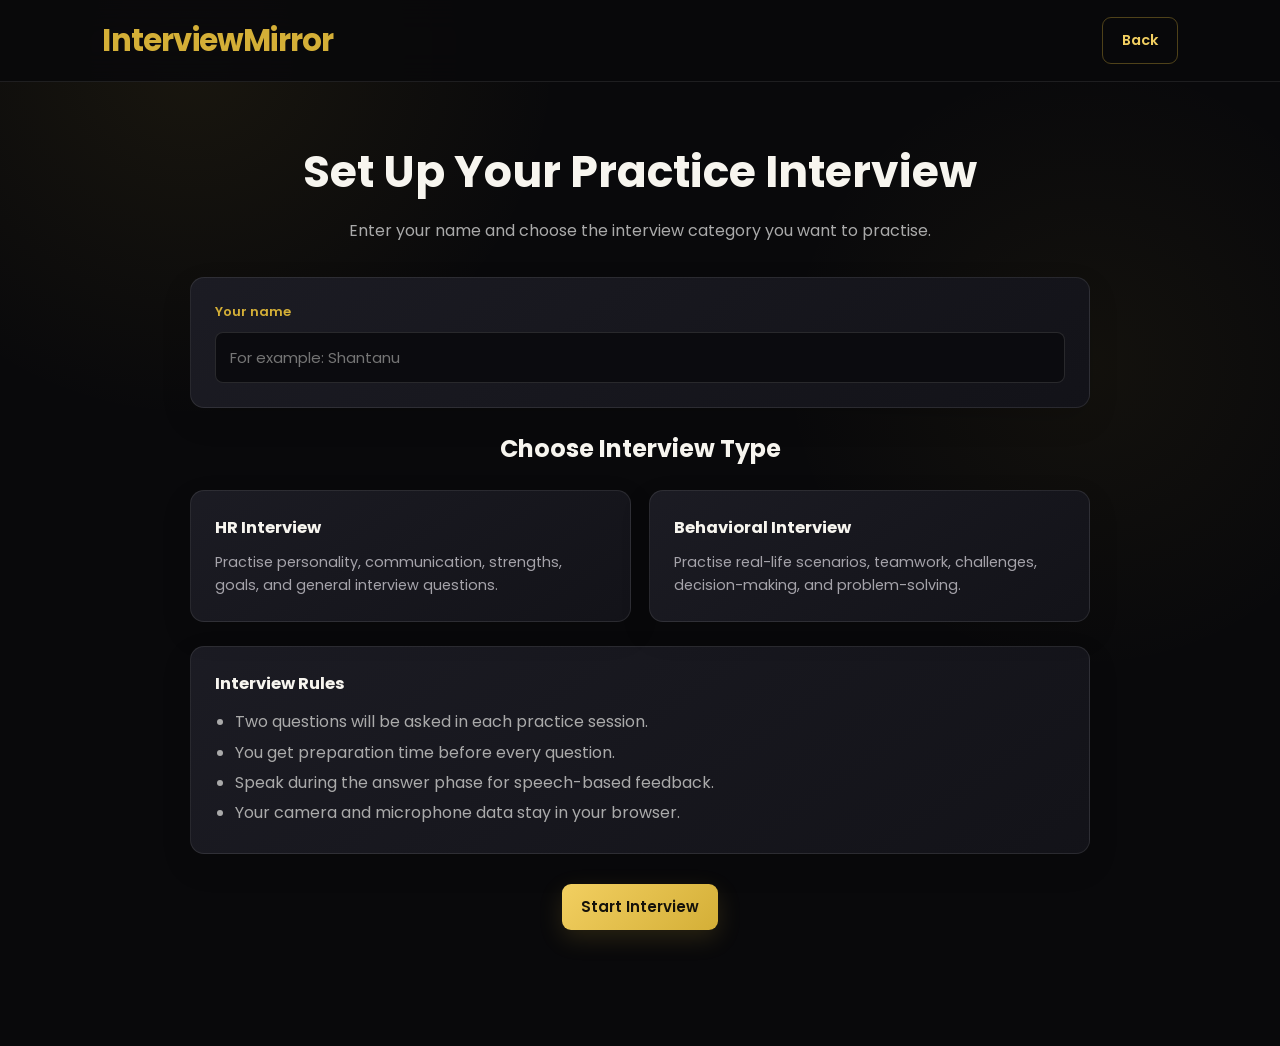
<file: setup.html>
<!DOCTYPE html>
<html lang="en">

<head>
    <meta charset="UTF-8">
    <meta name="viewport" content="width=device-width, initial-scale=1.0">
    <title>InterviewMirror | Setup</title>

    <link href="https://fonts.googleapis.com/css2?family=Poppins:wght@300;400;500;600;700&display=swap" rel="stylesheet">
    <link rel="stylesheet" href="css/style.css">

    <style>
        .setup-page {
            width: min(900px, 90%);
            margin: 0 auto;
            padding: 55px 0 80px;
        }

        .setup-heading {
            text-align: center;
            margin-bottom: 34px;
        }

        .setup-heading h1 {
            font-size: clamp(30px, 4vw, 44px);
            margin-bottom: 10px;
        }

        .setup-heading p {
            color: #aaa;
            max-width: 620px;
            margin: 0 auto;
        }

        .name-card {
            text-align: left;
            margin-bottom: 22px;
        }

        .name-card label {
            display: block;
            color: #D4AF37;
            font-size: 13px;
            font-weight: 600;
            margin-bottom: 9px;
        }

        .name-card input {
            width: 100%;
            background: #0B0B0F;
            color: #fff;
            border: 1px solid rgba(255, 255, 255, 0.12);
            border-radius: 8px;
            padding: 13px 14px;
            outline: none;
            font-size: 15px;
        }

        .name-card input:focus {
            border-color: #D4AF37;
            box-shadow: 0 0 0 3px rgba(212, 175, 55, 0.10);
        }

        .selectable {
            cursor: pointer;
            text-align: left;
        }

        .selectable.selected {
            border-color: #D4AF37;
            box-shadow: 0 0 0 2px rgba(212, 175, 55, 0.12);
            transform: translateY(-4px);
        }

        .setup-error {
            color: #ff8d8d;
            text-align: center;
            min-height: 22px;
            margin-top: 14px;
            font-size: 14px;
        }

        .setup-actions {
            margin-top: 30px;
            text-align: center;
        }

        .setup-actions button {
            border: none;
            cursor: pointer;
            font-size: 15px;
        }
    </style>
</head>

<body>

    <header class="navbar">
        <div class="logo">InterviewMirror</div>
        <a href="index.html" class="btn-secondary">Back</a>
    </header>

    <main class="setup-page">

        <section class="setup-heading">
            <h1>Set Up Your Practice Interview</h1>
            <p>Enter your name and choose the interview category you want to practise.</p>
        </section>

        <section class="card name-card">
            <label for="studentName">Your name</label>
            <input
                type="text"
                id="studentName"
                placeholder="For example: Shantanu"
                maxlength="40"
                autocomplete="name"
            >
        </section>

        <section>
            <h2 style="text-align:center; margin-bottom: 22px;">Choose Interview Type</h2>

            <div class="grid">

                <div class="card selectable" data-type="HR">
                    <h3>HR Interview</h3>
                    <p>Practise personality, communication, strengths, goals, and general interview questions.</p>
                </div>

                <div class="card selectable" data-type="BEHAVIORAL">
                    <h3>Behavioral Interview</h3>
                    <p>Practise real-life scenarios, teamwork, challenges, decision-making, and problem-solving.</p>
                </div>

            </div>
        </section>

        <section class="card" style="margin-top: 24px; text-align:left;">
            <h3>Interview Rules</h3>
            <ul style="margin-top:10px; color:#aaa; line-height:1.9; padding-left:20px;">
                <li>Two questions will be asked in each practice session.</li>
                <li>You get preparation time before every question.</li>
                <li>Speak during the answer phase for speech-based feedback.</li>
                <li>Your camera and microphone data stay in your browser.</li>
            </ul>
        </section>

        <div class="setup-actions">
            <button class="btn-primary" id="startButton">Start Interview</button>
            <p class="setup-error" id="setupError"></p>
        </div>

    </main>

    <script>
        let selectedType = null;

        const cards = document.querySelectorAll(".selectable");
        const startButton = document.getElementById("startButton");
        const studentNameInput = document.getElementById("studentName");
        const setupError = document.getElementById("setupError");

        cards.forEach((card) => {
            card.addEventListener("click", () => {
                selectedType = card.dataset.type;

                cards.forEach((item) => item.classList.remove("selected"));
                card.classList.add("selected");

                setupError.textContent = "";
            });
        });

        startButton.addEventListener("click", () => {
            const studentName = studentNameInput.value.trim();

            if (!studentName) {
                setupError.textContent = "Please enter your name before starting.";
                studentNameInput.focus();
                return;
            }

            if (!selectedType) {
                setupError.textContent = "Please select an interview type before starting.";
                return;
            }

            localStorage.setItem("studentName", studentName);
            localStorage.setItem("interviewType", selectedType);

            window.location.href = "interview.html";
        });
    </script>

</body>
</html>
</file>
<file: css/style.css>
@import url('https://fonts.googleapis.com/css2?family=Poppins:wght@300;400;500;600;700&display=swap');

:root {
--bg: #09090b;
--bg-soft: #101014;
--surface: #15151b;
--surface-light: #1d1d25;
--gold: #d4af37;
--gold-light: #f2cf61;
--gold-soft: rgba(212, 175, 55, 0.12);
--text: #f7f5ef;
--muted: #a5a3aa;
--muted-dark: #6f6d75;
--border: rgba(255, 255, 255, 0.09);
--border-gold: rgba(212, 175, 55, 0.35);
--danger: #ef7b7b;
--success: #77c995;
--shadow: 0 20px 50px rgba(0, 0, 0, 0.28);
}

* {
  margin: 0;
  padding: 0;
  box-sizing: border-box;
  font-family: "Poppins", sans-serif;
  }

html {
scroll-behavior: smooth;
}

body {
min-height: 100vh;
background:
radial-gradient(circle at 15% 5%, rgba(212, 175, 55, 0.08), transparent 25%),
radial-gradient(circle at 85% 35%, rgba(212, 175, 55, 0.05), transparent 24%),
var(--bg);
color: var(--text);
line-height: 1.6;
}

button,
a {
font: inherit;
}

button {
cursor: pointer;
}

a {
color: inherit;
}

/* ================= NAVBAR ================= */

.navbar {
min-height: 78px;
display: flex;
align-items: center;
justify-content: space-between;
gap: 20px;
padding: 16px 8%;
background: rgba(9, 9, 11, 0.86);
border-bottom: 1px solid var(--border);
backdrop-filter: blur(16px);
position: sticky;
top: 0;
z-index: 1000;
}

.logo {
color: var(--gold);
font-size: clamp(1.35rem, 2.4vw, 2rem);
font-weight: 700;
letter-spacing: -0.8px;
}

.nav-links {
display: flex;
align-items: center;
gap: 24px;
}

.nav-links a {
color: var(--muted);
text-decoration: none;
font-size: 0.92rem;
transition: color 0.25s ease;
}

.nav-links a:hover {
color: var(--gold-light);
}

/* ================= BUTTONS ================= */

.btn-primary,
.btn-secondary {
display: inline-flex;
align-items: center;
justify-content: center;
min-height: 46px;
padding: 11px 19px;
border-radius: 9px;
text-decoration: none;
font-weight: 600;
font-size: 0.9rem;
border: 1px solid transparent;
transition: transform 0.25s ease, background 0.25s ease, border 0.25s ease, opacity 0.25s ease;
}

.btn-primary {
background: linear-gradient(135deg, var(--gold-light), var(--gold));
color: #15120a;
box-shadow: 0 8px 24px rgba(212, 175, 55, 0.16);
}

.btn-primary:hover:not(:disabled) {
transform: translateY(-2px);
background: linear-gradient(135deg, #ffe38a, var(--gold-light));
}

.btn-primary:disabled {
cursor: not-allowed;
opacity: 0.45;
box-shadow: none;
}

.btn-secondary {
background: transparent;
color: var(--gold-light);
border-color: var(--border-gold);
}

.btn-secondary:hover {
background: var(--gold-soft);
transform: translateY(-2px);
}

/* ================= HOME PAGE ================= */

.hero {
display: flex;
align-items: center;
justify-content: center;
gap: 28px;
padding: 95px 8%;
min-height: 560px;
}

.hero-content {
flex: 1.2;
max-width: 640px;
}

.hero-content h1 {
font-size: clamp(2.3rem, 3.5vw, 4.4rem);
line-height: 1.12;
letter-spacing: -2px;
}

.hero-content p {
max-width: 570px;
margin-top: 20px;
color: var(--muted);
font-size: 1rem;
}

.hero-actions {
display: flex;
flex-wrap: wrap;
gap: 12px;
margin-top: 30px;
}

.hero-box {
flex: 0.75;
min-width: 240px;
max-width: 350px;
padding: 22px;
border: 1px solid var(--border-gold);
border-radius: 16px;
background: linear-gradient(145deg, rgba(29, 29, 37, 0.95), rgba(14, 14, 18, 0.95));
box-shadow: var(--shadow);
}

.mock-card p {
color: var(--gold-light);
font-size: 0.78rem;
font-weight: 600;
text-transform: uppercase;
letter-spacing: 1px;
}

.mock-card h3 {
margin-top: 12px;
font-size: 1.1rem;
line-height: 1.45;
}

.tag,
.phase-badge {
display: inline-flex;
align-items: center;
width: fit-content;
margin-top: 16px;
padding: 5px 10px;
border: 1px solid var(--border-gold);
border-radius: 50px;
background: var(--gold-soft);
color: var(--gold-light);
font-size: 0.72rem;
font-weight: 600;
letter-spacing: 0.5px;
}

/* ================= COMMON SECTIONS ================= */

.section {
padding: 88px 8%;
text-align: center;
}

.section h2 {
margin-bottom: 38px;
font-size: clamp(1.9rem, 3vw, 2.6rem);
letter-spacing: -1px;
}

.dark {
background: rgba(255, 255, 255, 0.02);
border-top: 1px solid var(--border);
border-bottom: 1px solid var(--border);
}

.grid {
display: grid;
grid-template-columns: repeat(auto-fit, minmax(215px, 1fr));
gap: 18px;
}

.card {
background: linear-gradient(145deg, rgba(28, 28, 36, 0.98), rgba(19, 19, 25, 0.98));
border: 1px solid var(--border);
border-radius: 14px;
padding: 24px;
box-shadow: 0 12px 30px rgba(0, 0, 0, 0.13);
}

.card:hover {
border-color: var(--border-gold);
}

.card h3 {
margin-bottom: 9px;
font-size: 1.03rem;
}

.card p {
color: var(--muted);
font-size: 0.9rem;
}

.steps {
display: flex;
flex-wrap: wrap;
justify-content: center;
gap: 16px;
}

.step {
width: min(210px, 100%);
padding: 22px;
background: var(--surface);
border: 1px solid var(--border);
border-radius: 14px;
}

.step span {
display: grid;
place-items: center;
width: 34px;
height: 34px;
margin: 0 auto 12px;
border-radius: 50%;
background: var(--gold-soft);
color: var(--gold-light);
font-weight: 700;
}

.step p {
color: var(--muted);
font-size: 0.88rem;
}

.metrics {
display: flex;
flex-wrap: wrap;
justify-content: center;
gap: 12px;
}

.metrics div {
padding: 10px 16px;
border: 1px solid var(--border);
border-radius: 50px;
background: var(--surface);
color: var(--muted);
font-size: 0.88rem;
}

.faq {
max-width: 820px;
margin: auto;
text-align: left;
}

.faq-item {
margin-bottom: 12px;
padding: 20px;
border: 1px solid var(--border);
border-radius: 12px;
background: var(--surface);
}

.faq-item h3 {
margin-bottom: 7px;
color: var(--gold-light);
font-size: 1rem;
}

.faq-item p {
color: var(--muted);
font-size: 0.9rem;
}

.footer {
padding: 52px 8%;
text-align: center;
border-top: 1px solid var(--border);
}

.footer h2 {
color: var(--gold);
font-size: 2rem;
}

.footer p {
margin-top: 7px;
color: var(--muted);
}

.footer small {
display: block;
margin-top: 16px;
color: var(--muted-dark);
}

/* ================= SETUP PAGE ================= */

.setup-page {
width: min(1060px, 100%);
margin: 0 auto;
padding: 70px 24px 90px;
}

.setup-hero {
max-width: 720px;
margin-bottom: 36px;
}

.eyebrow {
margin-bottom: 9px;
color: var(--gold-light);
font-size: 0.72rem;
font-weight: 700;
letter-spacing: 1.5px;
}

.setup-hero h1,
.interview-topbar h1 {
font-size: clamp(2rem, 4vw, 3.15rem);
line-height: 1.15;
letter-spacing: -1.4px;
}

.setup-hero > p:last-child {
margin-top: 14px;
color: var(--muted);
max-width: 650px;
}

.setup-options {
display: grid;
grid-template-columns: repeat(2, 1fr);
gap: 18px;
}

.setup-option {
width: 100%;
display: flex;
align-items: flex-start;
gap: 16px;
padding: 25px;
text-align: left;
color: var(--text);
background: var(--surface);
border: 1px solid var(--border);
border-radius: 15px;
transition: transform 0.25s ease, border 0.25s ease, background 0.25s ease;
}

.setup-option:hover,
.setup-option.selected {
border-color: var(--gold);
background: linear-gradient(145deg, rgba(39, 35, 22, 0.95), var(--surface));
}

.setup-option:hover {
transform: translateY(-3px);
}

.setup-option-icon {
display: grid;
flex-shrink: 0;
place-items: center;
width: 52px;
height: 52px;
border-radius: 12px;
background: var(--gold-soft);
color: var(--gold-light);
font-size: 0.78rem;
font-weight: 700;
}

.setup-option-content {
flex: 1;
}

.setup-option-content h2 {
margin-bottom: 7px;
font-size: 1.1rem;
}

.setup-option-content p {
color: var(--muted);
font-size: 0.86rem;
}

.setup-option-content span {
display: inline-block;
margin-top: 12px;
color: var(--gold-light);
font-size: 0.75rem;
}

.selection-indicator {
display: grid;
place-items: center;
width: 24px;
height: 24px;
border: 1px solid var(--border);
border-radius: 50%;
color: transparent;
}

.setup-option.selected .selection-indicator {
border-color: var(--gold);
background: var(--gold);
color: #17130a;
}

.setup-rules {
margin-top: 22px;
}

.setup-rules-heading,
.panel-heading,
.question-card-top {
display: flex;
align-items: center;
justify-content: space-between;
gap: 15px;
}

.setup-rules-heading h2 {
font-size: 1.25rem;
}

.selected-text {
padding: 6px 10px;
border: 1px solid var(--border);
border-radius: 50px;
color: var(--muted);
font-size: 0.75rem;
}

.rules-grid {
display: grid;
grid-template-columns: repeat(4, 1fr);
gap: 12px;
margin-top: 22px;
}

.rule-item {
padding: 16px;
background: rgba(255, 255, 255, 0.025);
border: 1px solid var(--border);
border-radius: 10px;
}

.rule-item strong {
display: block;
color: var(--gold-light);
font-size: 1.05rem;
}

.rule-item span {
color: var(--muted);
font-size: 0.75rem;
}

.setup-privacy-note {
margin-top: 20px;
color: var(--muted-dark);
font-size: 0.78rem;
}

.setup-action {
margin-top: 26px;
text-align: center;
}

.setup-action p {
margin-bottom: 12px;
color: var(--muted);
font-size: 0.85rem;
}

/* ================= INTERVIEW PAGE ================= */

.session-status {
display: flex;
align-items: center;
gap: 8px;
color: var(--muted);
font-size: 0.82rem;
}

.live-dot {
display: inline-block;
width: 8px;
height: 8px;
border-radius: 50%;
background: var(--gold);
box-shadow: 0 0 0 4px rgba(212, 175, 55, 0.12);
}

.interview-page {
width: min(1280px, 100%);
margin: 0 auto;
padding: 42px 24px 70px;
}

.interview-topbar {
display: flex;
align-items: end;
justify-content: space-between;
gap: 30px;
margin-bottom: 28px;
}

.question-progress {
width: min(280px, 100%);
color: var(--muted);
font-size: 0.78rem;
}

.progress-track {
height: 7px;
margin-top: 9px;
overflow: hidden;
border-radius: 50px;
background: rgba(255, 255, 255, 0.08);
}

.progress-bar {
width: 0;
height: 100%;
border-radius: inherit;
background: linear-gradient(90deg, var(--gold), var(--gold-light));
transition: width 0.35s ease;
}

.interview-layout {
display: grid;
grid-template-columns: minmax(280px, 0.85fr) minmax(0, 1.35fr);
gap: 20px;
}

.camera-panel,
.question-panel {
min-width: 0;
}

.panel-heading h3 {
margin-bottom: 2px;
font-size: 1rem;
}

.panel-heading p {
color: var(--muted);
font-size: 0.75rem;
}

.small-status,
.word-count {
flex-shrink: 0;
padding: 5px 9px;
border: 1px solid var(--border-gold);
border-radius: 50px;
color: var(--gold-light);
font-size: 0.7rem;
}

.video-wrap {
position: relative;
min-height: 260px;
margin-top: 18px;
overflow: hidden;
border: 1px solid var(--border);
border-radius: 12px;
background: #050506;
}

.video-wrap video {
display: block;
width: 100%;
min-height: 260px;
object-fit: cover;
transform: scaleX(-1);
}

.video-overlay {
position: absolute;
top: 12px;
left: 12px;
display: flex;
align-items: center;
gap: 7px;
padding: 6px 9px;
border: 1px solid var(--border);
border-radius: 50px;
background: rgba(0, 0, 0, 0.48);
color: #e7e5e4;
font-size: 0.68rem;
}

.camera-note,
.transcript-note {
margin-top: 13px;
color: var(--muted-dark);
font-size: 0.75rem;
}

.question-panel {
display: grid;
gap: 20px;
}

.question-card {
min-height: 285px;
}

.question-card-top {
align-items: flex-start;
}

.phase-badge {
margin-top: 0;
}

.timer-box {
min-width: 95px;
padding: 8px 11px;
text-align: right;
border: 1px solid var(--border);
border-radius: 10px;
background: rgba(255, 255, 255, 0.025);
}

.timer-label,
.question-label {
display: block;
color: var(--muted-dark);
font-size: 0.65rem;
font-weight: 700;
letter-spacing: 1px;
}

.timer-box strong {
color: var(--gold-light);
font-size: 1.35rem;
}

.timer-warning {
color: var(--danger) !important;
}

.question-label {
margin-top: 28px;
}

.question-card h2 {
max-width: 700px;
margin-top: 8px;
font-size: clamp(1.35rem, 2.4vw, 2rem);
line-height: 1.35;
}

.phase-instruction {
margin-top: 12px;
color: var(--muted);
font-size: 0.86rem;
}

.question-card .btn-primary,
.question-card .btn-secondary {
margin-top: 22px;
}

.retry-button {
margin-left: 8px;
}

.transcript-card {
min-height: 220px;
}

.transcript-box {
min-height: 104px;
margin-top: 17px;
padding: 15px;
overflow-wrap: anywhere;
border: 1px solid var(--border);
border-radius: 10px;
background: rgba(0, 0, 0, 0.18);
color: #e8e6df;
font-size: 0.88rem;
line-height: 1.75;
}

.placeholder-text {
color: var(--muted-dark);
font-style: italic;
}

/* ================= ANALYSIS PAGE ================= */

.box {
width: min(440px, calc(100% - 40px));
padding: 42px 32px;
text-align: center;
background: linear-gradient(145deg, var(--surface-light), var(--surface));
border: 1px solid var(--border-gold);
border-radius: 18px;
box-shadow: var(--shadow);
}

.box h2 {
font-size: 1.6rem;
}

.loader {
width: 54px;
height: 54px;
margin: 24px auto;
border: 4px solid rgba(255, 255, 255, 0.1);
border-top-color: var(--gold);
border-radius: 50%;
animation: spin 0.9s linear infinite;
}

@keyframes spin {
to {
transform: rotate(360deg);
}
}

.status {
color: var(--gold-light);
font-size: 0.88rem;
}

.box p {
margin-top: 12px;
color: var(--muted);
font-size: 0.82rem;
}

/* ================= REPORT PAGE ================= */

.container {
width: min(1180px, 100%);
margin: 0 auto;
padding: 55px 24px 80px;
}

.container > h1 {
margin-bottom: 28px;
text-align: center;
font-size: clamp(2rem, 4vw, 3.1rem);
letter-spacing: -1.5px;
}

.score-box {
max-width: 620px;
margin: 0 auto;
padding: 35px;
text-align: center;
background: linear-gradient(145deg, rgba(42, 37, 20, 0.8), var(--surface));
border: 1px solid var(--border-gold);
border-radius: 18px;
box-shadow: var(--shadow);
}

.score-box h2 {
color: var(--muted);
font-size: 0.92rem;
font-weight: 500;
text-transform: uppercase;
letter-spacing: 1px;
}

.score {
margin: 8px 0;
color: var(--gold-light);
font-size: clamp(4rem, 10vw, 6.2rem);
font-weight: 700;
line-height: 1;
}

.score-box .tag {
margin-top: 7px;
}

.container .grid {
margin-top: 24px;
}

.container .card {
min-height: 125px;
}

.container .card h3 {
color: var(--gold-light);
}

.container .card p {
margin-top: 12px;
color: var(--text);
font-size: 1.25rem;
font-weight: 600;
}

/* Generic report content support */
.report-section,
.answer-review,
.feedback-section,
.metrics-section {
margin-top: 28px;
}

.report-section h2,
.answer-review h2,
.feedback-section h2,
.metrics-section h2 {
margin-bottom: 16px;
font-size: 1.4rem;
}

.report-section p,
.answer-review p,
.feedback-section p,
.metrics-section p {
color: var(--muted);
}

.report-actions {
display: flex;
flex-wrap: wrap;
justify-content: center;
gap: 12px;
margin-top: 32px;
}

/* ================= RESPONSIVE ================= */

@media (max-width: 900px) {
.hero {
flex-wrap: wrap;
padding-top: 70px;
padding-bottom: 70px;
}

.hero-box {
    flex: 1;
    max-width: none;
}

.interview-layout {
    grid-template-columns: 1fr;
}

.camera-panel {
    max-width: 640px;
}

.rules-grid {
    grid-template-columns: repeat(2, 1fr);
}
}

@media (max-width: 680px) {
.navbar {
min-height: 68px;
padding: 13px 20px;
}


.nav-links {
    display: none;
}

.navbar .btn-primary,
.navbar .btn-secondary {
    min-height: 40px;
    padding: 8px 12px;
    font-size: 0.76rem;
}

.hero,
.section {
    padding-left: 24px;
    padding-right: 24px;
}

.hero {
    padding-top: 58px;
    padding-bottom: 58px;
    text-align: left;
}

.hero-content h1 {
    letter-spacing: -1.3px;
}

.setup-page,
.interview-page,
.container {
    padding-left: 18px;
    padding-right: 18px;
}

.setup-page {
    padding-top: 42px;
}

.setup-options {
    grid-template-columns: 1fr;
}

.setup-rules-heading,
.interview-topbar {
    align-items: flex-start;
    flex-direction: column;
}

.rules-grid {
    grid-template-columns: 1fr 1fr;
}

.question-progress {
    width: 100%;
}

.panel-heading {
    align-items: flex-start;
}

.video-wrap,
.video-wrap video {
    min-height: 220px;
}

.question-card {
    padding: 20px;
}

.retry-button {
    display: block;
    margin: 12px 0 0 !important;
}

.score-box {
    padding: 28px 18px;
}
}

@media (max-width: 420px) {
.logo {
font-size: 1.2rem;
}

.navbar {
    gap: 10px;
}

.rules-grid {
    grid-template-columns: 1fr;
}

.setup-option {
    padding: 18px;
}

.setup-option-icon {
    width: 43px;
    height: 43px;
}
}







/* ================= REPORT PAGE ONLY ================= */

.report-page {
    width: min(1180px, 90%);
    margin: 0 auto;
    padding: 46px 0 72px;
}

.report-hero {
    display: grid;
    grid-template-columns: 1.45fr 0.75fr;
    gap: 24px;
    align-items: stretch;
    margin-bottom: 20px;
}

.report-hero > div:first-child {
    padding: 24px 0;
}

.report-hero h1 {
    font-size: clamp(32px, 4vw, 48px);
    line-height: 1.15;
    margin: 8px 0 12px;
}

.report-hero > div:first-child > p:last-child {
    max-width: 680px;
    color: #aaa;
}

.eyebrow {
    color: #D4AF37;
    font-size: 12px;
    font-weight: 700;
    letter-spacing: 1.2px;
}

.score-box {
    background: linear-gradient(145deg, #1b1b29, #111118);
    border: 1px solid rgba(212, 175, 55, 0.35);
    border-radius: 16px;
    padding: 26px;
    text-align: center;
    box-shadow: 0 16px 35px rgba(0, 0, 0, 0.24);
}

.score-box > p {
    color: #aaa;
    font-size: 12px;
    font-weight: 700;
    letter-spacing: 1px;
}

.score {
    color: #D4AF37;
    font-size: 76px;
    font-weight: 700;
    line-height: 1;
    margin: 12px 0 2px;
}

.score-box > span {
    color: #aaa;
    font-size: 14px;
}

.score-box h3 {
    margin-top: 10px;
    font-size: 17px;
}

.report-notice {
    background: rgba(212, 175, 55, 0.08);
    border-left: 3px solid #D4AF37;
    color: #ddd;
    border-radius: 0 10px 10px 0;
    padding: 15px 18px;
    font-size: 14px;
    margin: 0 0 38px;
}

.report-section {
    margin-top: 44px;
}

.section-heading.left-align {
    text-align: left;
    max-width: 820px;
}

.section-heading.left-align h2 {
    margin: 5px 0 8px;
    font-size: 28px;
}

.section-heading.left-align > p:last-child {
    color: #aaa;
    font-size: 14px;
}

.report-metrics {
    grid-template-columns: repeat(5, 1fr);
    margin-top: 20px;
}

.metric-report-card {
    min-height: 190px;
    padding: 19px;
}

.metric-report-top {
    display: flex;
    justify-content: space-between;
    gap: 10px;
    align-items: flex-start;
}

.metric-report-top h3 {
    font-size: 15px;
    line-height: 1.35;
}

.metric-report-top strong {
    color: #D4AF37;
    font-size: 21px;
}

.metric-report-card > p {
    color: #aaa;
    font-size: 12px;
    line-height: 1.55;
    margin-top: 12px;
}

.metric-line {
    height: 6px;
    background: rgba(255, 255, 255, 0.08);
    border-radius: 20px;
    overflow: hidden;
    margin-top: 16px;
}

.metric-line span {
    display: block;
    height: 100%;
    width: 0;
    border-radius: inherit;
    background: linear-gradient(90deg, #D4AF37, #F5C542);
    transition: width 0.5s ease;
}

.feedback-list,
.answer-review {
    display: grid;
    gap: 14px;
    margin-top: 20px;
}

.feedback-card {
    display: flex;
    align-items: flex-start;
    gap: 18px;
    padding: 20px 22px;
    border-left: 3px solid #D4AF37;
}

.feedback-number {
    color: #D4AF37;
    font-size: 14px;
    font-weight: 700;
}

.feedback-card h3 {
    margin-bottom: 5px;
}

.feedback-card p {
    color: #aaa;
    font-size: 14px;
}

.answer-card {
    padding: 23px;
}

.answer-card-header {
    display: flex;
    justify-content: space-between;
    gap: 20px;
    align-items: flex-start;
}

.answer-number,
.transcript-label {
    color: #D4AF37;
    font-size: 11px;
    font-weight: 700;
    letter-spacing: 1px;
}

.answer-card-header h3 {
    margin-top: 5px;
    max-width: 760px;
}

.answer-card-header strong {
    color: #D4AF37;
    font-size: 21px;
    white-space: nowrap;
}

.answer-transcript {
    margin-top: 18px;
    padding: 15px;
    background: rgba(255, 255, 255, 0.035);
    border-radius: 9px;
}

.answer-transcript > p:last-child {
    color: #d7d7d7;
    font-size: 14px;
    font-style: italic;
    margin-top: 5px;
}

.answer-stats {
    display: flex;
    flex-wrap: wrap;
    gap: 9px;
    margin-top: 14px;
}

.answer-stats span,
.method-weights span {
    color: #D4AF37;
    background: rgba(212, 175, 55, 0.10);
    border: 1px solid rgba(212, 175, 55, 0.18);
    border-radius: 20px;
    padding: 5px 10px;
    font-size: 12px;
}

.report-method {
    background: rgba(212, 175, 55, 0.05);
    border: 1px solid rgba(212, 175, 55, 0.18);
    border-radius: 14px;
    padding: 25px;
}

.report-method h2 {
    margin-bottom: 8px;
}

.report-method > p {
    color: #aaa;
    font-size: 14px;
    max-width: 900px;
}

.method-weights {
    display: flex;
    flex-wrap: wrap;
    gap: 9px;
    margin-top: 18px;
}

.report-actions {
    display: flex;
    flex-wrap: wrap;
    gap: 12px;
    margin-top: 26px;
}

@media (max-width: 1000px) {
    .report-metrics {
        grid-template-columns: repeat(3, 1fr);
    }
}

@media (max-width: 760px) {
    .report-page {
        width: min(92%, 620px);
        padding-top: 28px;
    }

    .report-hero {
        grid-template-columns: 1fr;
    }

    .report-metrics {
        grid-template-columns: 1fr;
    }

    .answer-card-header {
        flex-direction: column;
    }
}
</file>
